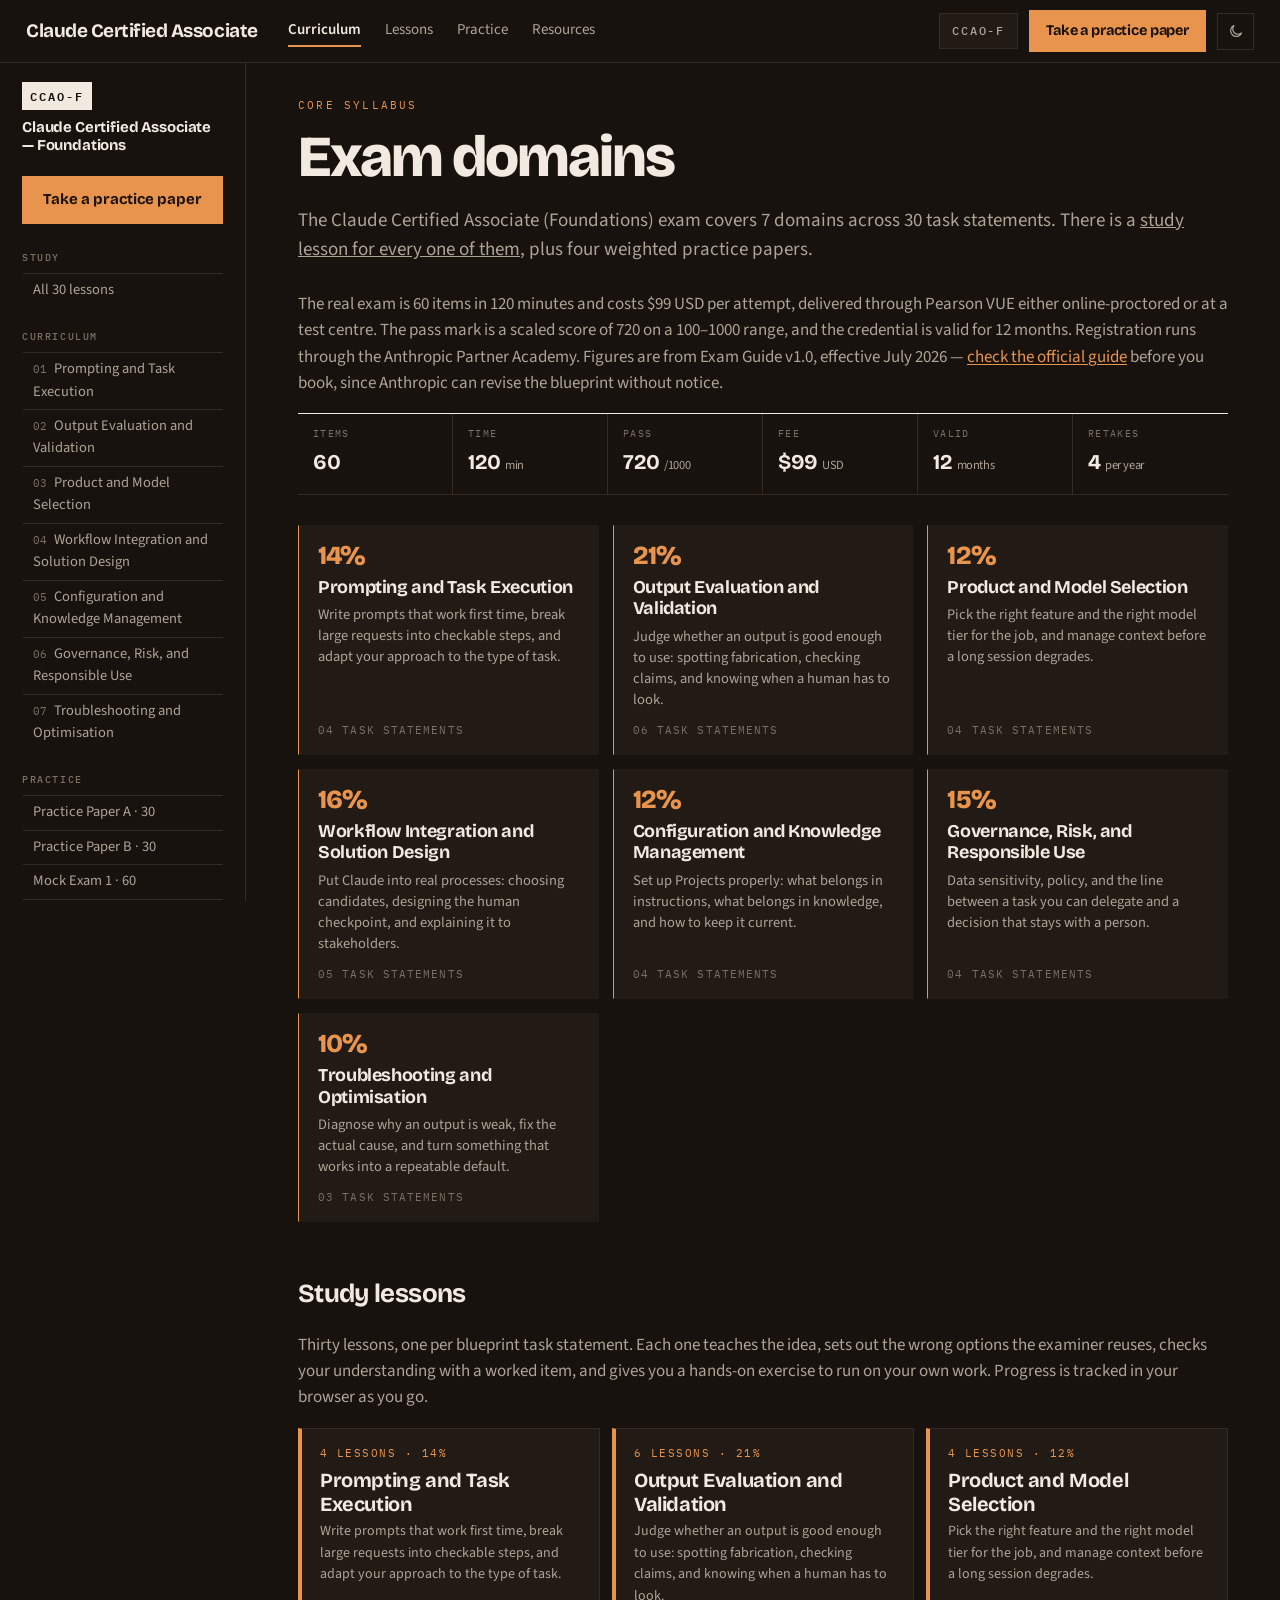
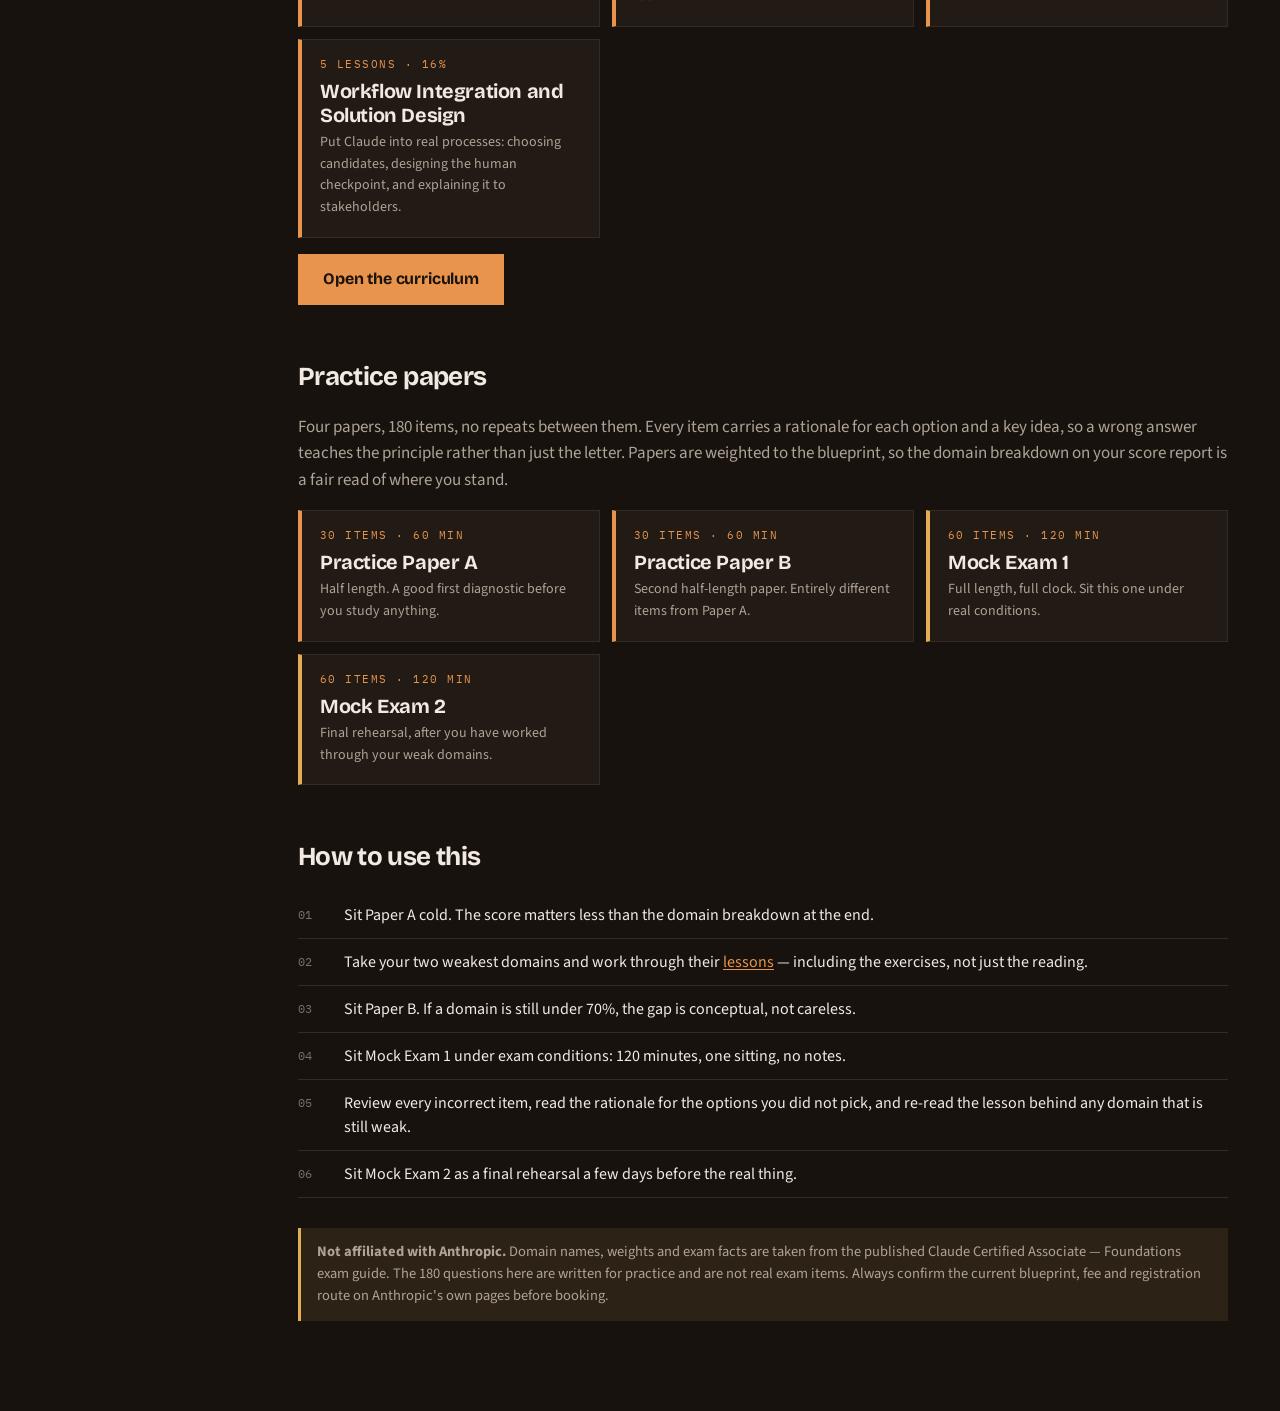
<file: index.html>
<!DOCTYPE html>
<html lang="en">
<head>
<meta charset="utf-8">
<meta name="viewport" content="width=device-width, initial-scale=1">
<script>(function(){try{var t=localStorage.getItem("ccaof.theme");if(t==="light")document.documentElement.setAttribute("data-theme","light");}catch(e){}})();</script>
<title>All Domains — CCAO-F Study Guide</title>
<link rel="preconnect" href="https://fonts.googleapis.com">
<link rel="preconnect" href="https://fonts.gstatic.com" crossorigin>
<link href="https://fonts.googleapis.com/css2?family=Bricolage+Grotesque:opsz,wght@12..96,500;12..96,700;12..96,800&family=IBM+Plex+Mono:wght@400;500;600&family=Source+Sans+3:ital,wght@0,400;0,600;0,700;1,400&display=swap" rel="stylesheet">
<link rel="stylesheet" href="assets/style.css">
</head>
<body>
<header class="topnav">
  <div class="topnav-in">
    <a class="wordmark" href="index.html">Claude Certified Associate</a>
    <nav class="topnav-links" aria-label="Primary">
      <a href="index.html">Curriculum</a>
      <a href="learn.html">Lessons</a>
      <a href="exam.html">Practice</a>
      <a href="resources.html">Resources</a>
    </nav>
    <div class="topnav-right">
      <span class="certbadge">CCAO-F</span>
      <a class="navcta" href="exam.html?paper=a30">Take a practice paper</a>
      <button class="themetoggle" id="themetoggle" type="button" aria-label="Switch to light theme">
        <svg class="i-sun" viewBox="0 0 24 24" aria-hidden="true"><circle cx="12" cy="12" r="4.2"/><path d="M12 2.4v2.4M12 19.2v2.4M4.6 4.6l1.7 1.7M17.7 17.7l1.7 1.7M2.4 12h2.4M19.2 12h2.4M4.6 19.4l1.7-1.7M17.7 6.3l1.7-1.7"/></svg>
        <svg class="i-moon" viewBox="0 0 24 24" aria-hidden="true"><path d="M20.5 14.6A8.6 8.6 0 1 1 9.4 3.5a7 7 0 0 0 11.1 11.1Z"/></svg>
      </button>
    </div>
  </div>
</header>
<div class="shell">
  <aside class="side">
    <a class="brand" href="index.html">
      <span class="code">CCAO-F</span>
      <span class="nm">Claude Certified Associate — Foundations</span>
    </a>
    <a class="side-cta" href="exam.html?paper=a30">Take a practice paper</a>

    <h3>Study</h3>
    <ul>
      <li><a class="nav" href="learn.html">All 30 lessons</a></li>
    </ul>
    <h3>Curriculum</h3>
    <ul id="side-domains"></ul>

    <h3>Practice</h3>
    <ul>
      <li><a class="nav" href="exam.html?paper=a30">Practice Paper A · 30</a></li>
      <li><a class="nav" href="exam.html?paper=b30">Practice Paper B · 30</a></li>
      <li><a class="nav" href="exam.html?paper=c60">Mock Exam 1 · 60</a></li>
      <li><a class="nav" href="exam.html?paper=d60">Mock Exam 2 · 60</a></li>
    </ul>

    <h3>Look up</h3>
    <ul>
      <li><a class="nav" href="resources.html">Learning resources</a></li>
      <li><a class="nav" href="resources.html#plan">Six-week study plan</a></li>
    </ul>

    <p class="foot">Independent study material. Not affiliated with, endorsed by, or sponsored by Anthropic.</p>
  </aside>

  <main class="main">
    <p class="eyebrow">Core syllabus</p>
    <h1>Exam domains</h1>
    <p class="lede">The Claude Certified Associate (Foundations) exam covers 7 domains across 30 task statements. There is a <a href="learn.html">study lesson for every one of them</a>, plus four weighted practice papers.</p>
    <p class="body">The real exam is 60 items in 120 minutes and costs $99 USD per attempt, delivered through Pearson VUE either online-proctored or at a test centre. The pass mark is a scaled score of 720 on a 100–1000 range, and the credential is valid for 12 months. Registration runs through the Anthropic Partner Academy. Figures are from Exam Guide v1.0, effective July 2026 — <a href="resources.html">check the official guide</a> before you book, since Anthropic can revise the blueprint without notice.</p>

    <dl class="facts">
      <div class="fact"><dt>Items</dt><dd>60</dd></div>
      <div class="fact"><dt>Time</dt><dd>120 <small>min</small></dd></div>
      <div class="fact"><dt>Pass</dt><dd>720 <small>/1000</small></dd></div>
      <div class="fact"><dt>Fee</dt><dd>$99 <small>USD</small></dd></div>
      <div class="fact"><dt>Valid</dt><dd>12 <small>months</small></dd></div>
      <div class="fact"><dt>Retakes</dt><dd>4 <small>per year</small></dd></div>
    </dl>

    <div class="dgrid" id="dgrid"></div>

    <h2 class="sec">Study lessons</h2>
    <p class="body">Thirty lessons, one per blueprint task statement. Each one teaches the idea, sets out the wrong options the examiner reuses, checks your understanding with a worked item, and gives you a hands-on exercise to run on your own work. Progress is tracked in your browser as you go.</p>
    <div class="pgrid" id="lpreview"></div>
    <p style="margin:16px 0 0"><a class="btn" href="learn.html">Open the curriculum</a></p>

    <h2 class="sec">Practice papers</h2>
    <p class="body">Four papers, 180 items, no repeats between them. Every item carries a rationale for each option and a key idea, so a wrong answer teaches the principle rather than just the letter. Papers are weighted to the blueprint, so the domain breakdown on your score report is a fair read of where you stand.</p>
    <div class="pgrid">
      <a class="pcard half" href="exam.html?paper=a30"><span class="k">30 items · 60 min</span><span class="t">Practice Paper A</span><p class="d">Half length. A good first diagnostic before you study anything.</p></a>
      <a class="pcard half" href="exam.html?paper=b30"><span class="k">30 items · 60 min</span><span class="t">Practice Paper B</span><p class="d">Second half-length paper. Entirely different items from Paper A.</p></a>
      <a class="pcard full" href="exam.html?paper=c60"><span class="k">60 items · 120 min</span><span class="t">Mock Exam 1</span><p class="d">Full length, full clock. Sit this one under real conditions.</p></a>
      <a class="pcard full" href="exam.html?paper=d60"><span class="k">60 items · 120 min</span><span class="t">Mock Exam 2</span><p class="d">Final rehearsal, after you have worked through your weak domains.</p></a>
    </div>

    <h2 class="sec">How to use this</h2>
    <ol class="objs">
      <li>Sit Paper A cold. The score matters less than the domain breakdown at the end.</li>
      <li>Take your two weakest domains and work through their <a href="learn.html">lessons</a> — including the exercises, not just the reading.</li>
      <li>Sit Paper B. If a domain is still under 70%, the gap is conceptual, not careless.</li>
      <li>Sit Mock Exam 1 under exam conditions: 120 minutes, one sitting, no notes.</li>
      <li>Review every incorrect item, read the rationale for the options you did not pick, and re-read the lesson behind any domain that is still weak.</li>
      <li>Sit Mock Exam 2 as a final rehearsal a few days before the real thing.</li>
    </ol>

    <p class="note"><b>Not affiliated with Anthropic.</b> Domain names, weights and exam facts are taken from the published Claude Certified Associate — Foundations exam guide. The 180 questions here are written for practice and are not real exam items. Always confirm the current blueprint, fee and registration route on Anthropic's own pages before booking.</p>
  </main>
</div>

<script src="assets/data.js"></script>
<script>
document.getElementById("side-domains").innerHTML = DOM_KEYS.map(function(k){
  return '<li><a class="nav" href="domain.html?d='+k+'"><span class="idx">'+DOMAINS[k].i+'</span>'+DOMAINS[k].n+'</a></li>';
}).join("");

document.getElementById("lpreview").innerHTML = DOM_KEYS.slice(0,4).map(function(k){
  var d = DOMAINS[k];
  return '<a class="pcard half" href="learn.html#'+k+'"><span class="k">'+d.o.length+' lessons · '+d.w+'%</span>'+
    '<span class="t">'+d.n+'</span><p class="d">'+d.d+'</p></a>';
}).join("");

document.getElementById("dgrid").innerHTML = DOM_KEYS.map(function(k){
  var d = DOMAINS[k];
  return '<a class="dcard" href="domain.html?d='+k+'">'+
    '<span class="w">'+d.w+'%</span>'+
    '<div class="t">'+d.n+'</div>'+
    '<p class="d">'+d.d+'</p>'+
    '<span class="m">'+String(d.o.length).padStart(2,"0")+' task statements</span></a>';
}).join("");
</script>
<script src="assets/nav.js"></script>
</body>
</html>
</file>
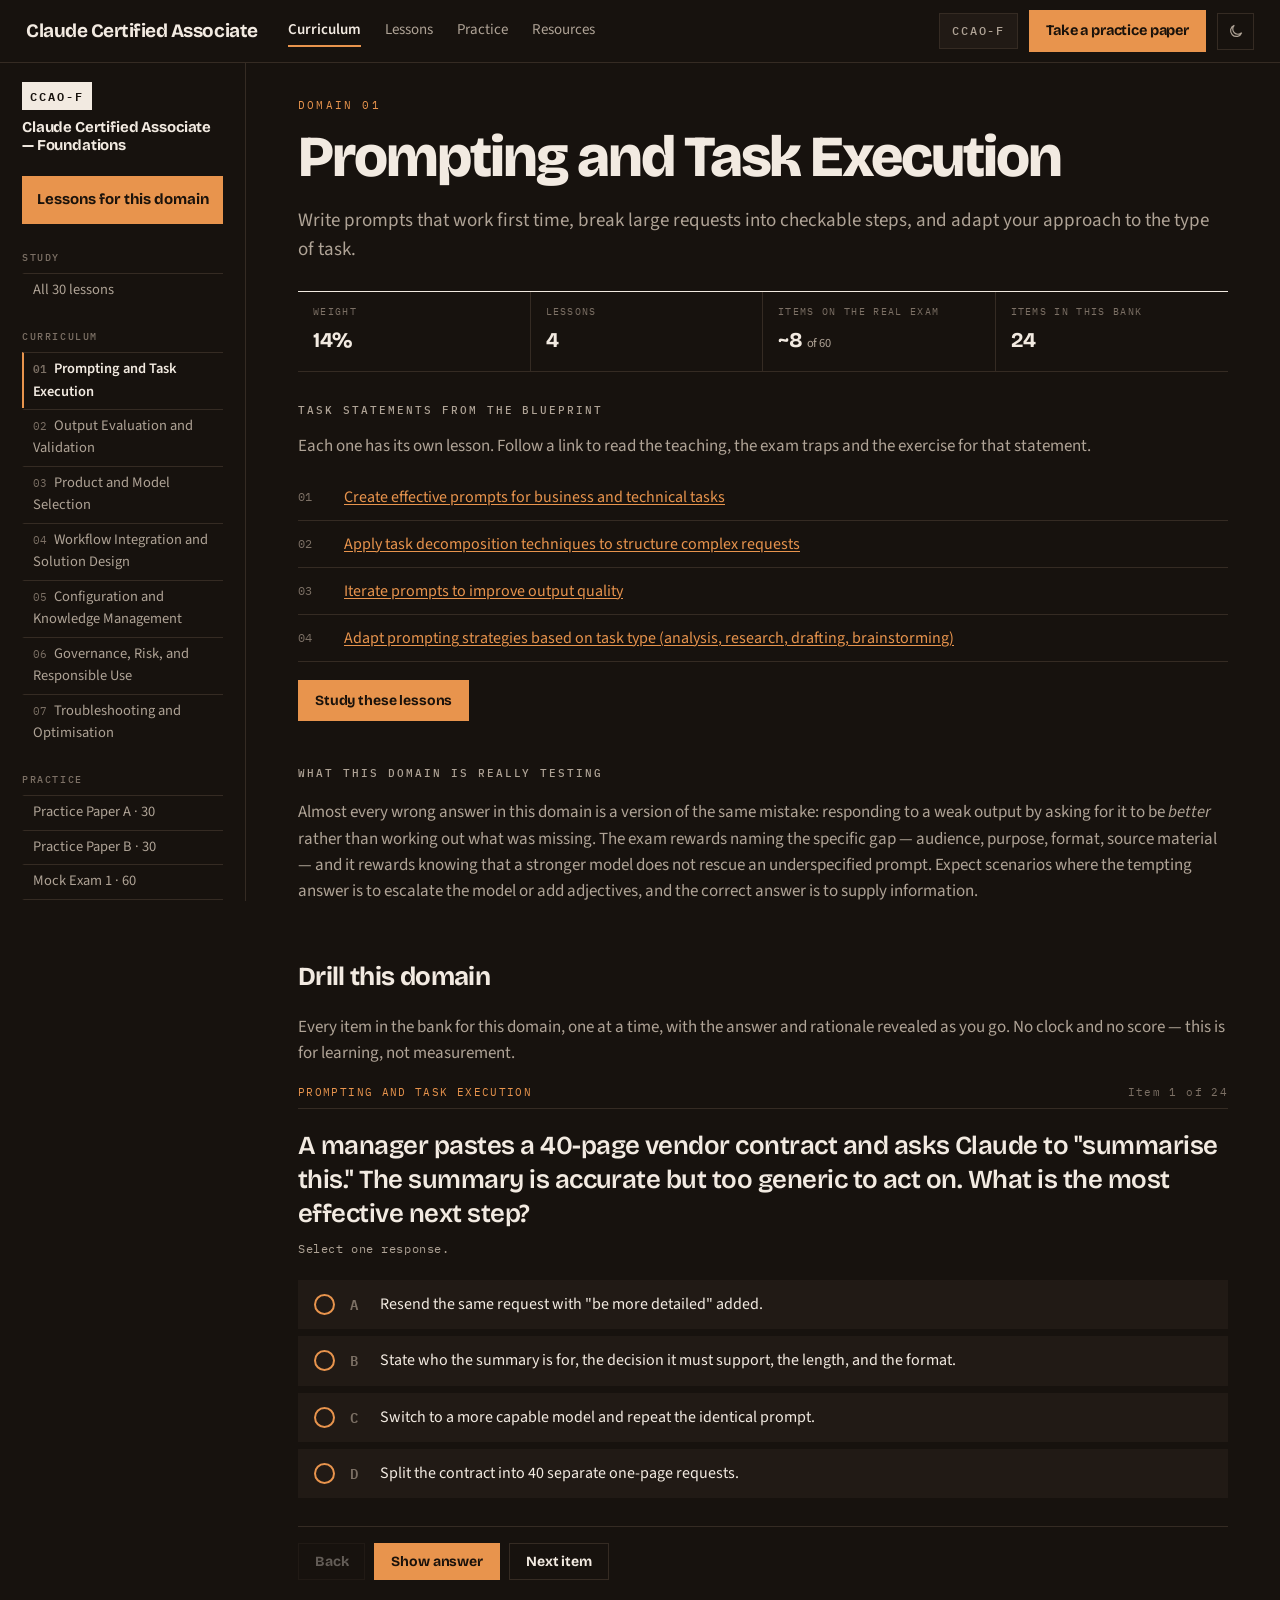
<file: domain.html>
<!DOCTYPE html>
<html lang="en">
<head>
<meta charset="utf-8">
<meta name="viewport" content="width=device-width, initial-scale=1">
<script>(function(){try{var t=localStorage.getItem("ccaof.theme");if(t==="light")document.documentElement.setAttribute("data-theme","light");}catch(e){}})();</script>
<title>Domain — CCAO-F Study Guide</title>
<link rel="preconnect" href="https://fonts.googleapis.com">
<link rel="preconnect" href="https://fonts.gstatic.com" crossorigin>
<link href="https://fonts.googleapis.com/css2?family=Bricolage+Grotesque:opsz,wght@12..96,500;12..96,700;12..96,800&family=IBM+Plex+Mono:wght@400;500;600&family=Source+Sans+3:ital,wght@0,400;0,600;0,700;1,400&display=swap" rel="stylesheet">
<link rel="stylesheet" href="assets/style.css">
</head>
<body>
<header class="topnav">
  <div class="topnav-in">
    <a class="wordmark" href="index.html">Claude Certified Associate</a>
    <nav class="topnav-links" aria-label="Primary">
      <a href="index.html">Curriculum</a>
      <a href="learn.html">Lessons</a>
      <a href="exam.html">Practice</a>
      <a href="resources.html">Resources</a>
    </nav>
    <div class="topnav-right">
      <span class="certbadge">CCAO-F</span>
      <a class="navcta" href="exam.html?paper=a30">Take a practice paper</a>
      <button class="themetoggle" id="themetoggle" type="button" aria-label="Switch to light theme">
        <svg class="i-sun" viewBox="0 0 24 24" aria-hidden="true"><circle cx="12" cy="12" r="4.2"/><path d="M12 2.4v2.4M12 19.2v2.4M4.6 4.6l1.7 1.7M17.7 17.7l1.7 1.7M2.4 12h2.4M19.2 12h2.4M4.6 19.4l1.7-1.7M17.7 6.3l1.7-1.7"/></svg>
        <svg class="i-moon" viewBox="0 0 24 24" aria-hidden="true"><path d="M20.5 14.6A8.6 8.6 0 1 1 9.4 3.5a7 7 0 0 0 11.1 11.1Z"/></svg>
      </button>
    </div>
  </div>
</header>
<div class="shell">
  <aside class="side">
    <a class="brand" href="index.html"><span class="code">CCAO-F</span><span class="nm">Claude Certified Associate — Foundations</span></a>
    <a class="side-cta" id="side-cta" href="learn.html">Lessons for this domain</a>
    <h3>Study</h3>
    <ul>
      <li><a class="nav" href="learn.html">All 30 lessons</a></li>
    </ul>
    <h3>Curriculum</h3>
    <ul id="side-domains"></ul>
    <h3>Practice</h3>
    <ul>
      <li><a class="nav" href="exam.html?paper=a30">Practice Paper A · 30</a></li>
      <li><a class="nav" href="exam.html?paper=b30">Practice Paper B · 30</a></li>
      <li><a class="nav" href="exam.html?paper=c60">Mock Exam 1 · 60</a></li>
      <li><a class="nav" href="exam.html?paper=d60">Mock Exam 2 · 60</a></li>
    </ul>
    <h3>Look up</h3>
    <ul><li><a class="nav" href="resources.html">Learning resources</a></li></ul>
    <p class="foot">Independent study material. Not affiliated with Anthropic.</p>
  </aside>

  <main class="main">
    <p class="eyebrow" id="crumb">Domain</p>
    <h1 id="dtitle">—</h1>
    <p class="lede" id="ddesc"></p>

    <dl class="facts">
      <div class="fact"><dt>Weight</dt><dd id="f-w">—</dd></div>
      <div class="fact"><dt>Lessons</dt><dd id="f-o">—</dd></div>
      <div class="fact"><dt>Items on the real exam</dt><dd id="f-e">—</dd></div>
      <div class="fact"><dt>Items in this bank</dt><dd id="f-b">—</dd></div>
    </dl>

    <h3 class="lab">Task statements from the blueprint</h3>
    <p class="body" style="margin:0 0 14px">Each one has its own lesson. Follow a link to read the teaching, the exam traps and the exercise for that statement.</p>
    <ul class="objs" id="objs"></ul>
    <p style="margin:18px 0 0"><a class="btn sm" id="dlearn" href="learn.html">Study these lessons</a></p>

    <h3 class="lab" style="margin-top:44px">What this domain is really testing</h3>
    <div id="notes"></div>

    <h2 class="sec">Drill this domain</h2>
    <p class="body">Every item in the bank for this domain, one at a time, with the answer and rationale revealed as you go. No clock and no score — this is for learning, not measurement.</p>
    <div id="drill"></div>
  </main>
</div>

<script src="assets/data.js"></script>
<script src="assets/bank-d1.js"></script>
<script src="assets/bank-d2.js"></script>
<script src="assets/bank-d3.js"></script>
<script src="assets/bank-d4.js"></script>
<script src="assets/bank-d5.js"></script>
<script src="assets/bank-d6.js"></script>
<script src="assets/bank-d7.js"></script>
<script>
var NOTES = {
 d1:"Almost every wrong answer in this domain is a version of the same mistake: responding to a weak output by asking for it to be <i>better</i> rather than working out what was missing. The exam rewards naming the specific gap — audience, purpose, format, source material — and it rewards knowing that a stronger model does not rescue an underspecified prompt. Expect scenarios where the tempting answer is to escalate the model or add adjectives, and the correct answer is to supply information.",
 d2:"The heaviest domain, and the one where careless reading costs most. Two ideas carry most of the items: confidence in an output tells you nothing about its accuracy, and omission is an accuracy failure just as much as a false statement. Watch for distractors that treat self-checking as verification, that treat plausibility as evidence, or that fix a problem with a disclaimer instead of a correction.",
 d3:"Selection questions are fit decisions, never rankings. The examiner is testing whether you can identify which of cost, speed and quality is actually binding for the described workload, and whether you know what a Project, research mode and an artifact are each for. Any answer of the form \"always use the most capable model\" is wrong by construction.",
 d4:"This domain is about designing the human checkpoint and the measurement, not about the technology. Strong answers name a control, a baseline or a success criterion. Weak answers either automate a consequential decision outright or refuse the whole idea. Expect at least one scenario where the correct response is that the process should be fixed before it is automated.",
 d5:"The distinction that carries this domain: instructions govern behaviour that must apply every time, knowledge supplies material to consult. Almost everything else follows — why superseded documents must be removed, why a bloated instruction set produces erratic results, and why a connector's scope and the Project's membership are one decision rather than two.",
 d6:"Test items here reward two habits: classifying the data before starting the task, and separating who drafts from who decides. Distractors commonly offer a fix that comes too late (delete the chat afterwards, add a disclaimer) or a fix that addresses the wrong thing (use a smaller model). The strongest general test is whether you would be willing to explain the use to the people it affects.",
 d7:"Diagnosis before correction. The expected order is input, then prompt, then task fit — cheapest and most likely first. The other half of the domain is optimisation: turning a fix into a shared default, removing a step rather than speeding it up, and measuring the same thing before and after so you know whether anything improved."
};

var params = new URLSearchParams(location.search);
var k = params.get("d");
if(!DOMAINS[k]) k = "d1";
var d = DOMAINS[k];

document.getElementById("side-domains").innerHTML = DOM_KEYS.map(function(x){
  return '<li><a class="nav '+(x===k?"on":"")+'" href="domain.html?d='+x+'"><span class="idx">'+DOMAINS[x].i+'</span>'+DOMAINS[x].n+'</a></li>';
}).join("");

document.title = d.n + " — CCAO-F";
document.getElementById("crumb").textContent = "Domain " + d.i;
document.getElementById("dtitle").textContent = d.n;
document.getElementById("ddesc").textContent = d.d;
document.getElementById("f-w").innerHTML = d.w + "%";
document.getElementById("f-o").innerHTML = d.o.length;
document.getElementById("f-e").innerHTML = "~" + Math.round(d.w/100*60) + " <small>of 60</small>";
document.getElementById("f-b").innerHTML = (BANK[k]||[]).length;
var dnum = DOM_KEYS.indexOf(k) + 1;
document.getElementById("objs").innerHTML = d.o.map(function(o,i){
  return '<li><span><a href="lesson.html?t='+dnum+'.'+(i+1)+'" style="color:var(--dropout)">'+o+'</a></span></li>';
}).join("");
document.getElementById("dlearn").href = "learn.html#" + k;
document.getElementById("side-cta").href = "learn.html#" + k;
document.getElementById("notes").innerHTML = '<p class="body">' + NOTES[k] + '</p>';

/* ---- drill ---- */
var pool = BANK[k] || [];
var at = 0, revealed = false, picked = [];

function draw(){
  var q = pool[at];
  if(!q){ document.getElementById("drill").innerHTML = "<p class='body'>No items available.</p>"; return; }
  var opts = q.o.map(function(o,i){
    var chosen = picked.indexOf(i) > -1;
    if(revealed){
      var cls = "rev-opt" + (o.c ? " is-correct" : (chosen ? " is-chosen-wrong" : ""));
      return '<div class="'+cls+'"><b>'+"ABCDE"[i]+'</b><span>'+o.t+
        ' <span class="rev-tag">'+(o.c?"✓":(chosen?"✗":""))+'</span><span class="rev-why">'+o.w+'</span></span></div>';
    }
    return '<li class="opt '+(chosen?"picked":"")+'"><button data-pick="'+i+'">'+
      '<span class="bubble"></span><span class="opt-letter">'+"ABCDE"[i]+'</span><span>'+o.t+'</span></button></li>';
  }).join("");

  document.getElementById("drill").innerHTML =
    '<div class="q-head"><span class="q-domain">'+d.n+'</span><span class="q-num">Item '+(at+1)+' of '+pool.length+'</span></div>'+
    '<h2 class="q-text">'+q.q+'</h2>'+
    '<p class="q-instruct'+(q.pick>1?" multi":"")+'">'+(q.pick===1?"Select one response.":"Select "+q.pick+" responses.")+'</p>'+
    (revealed ? '<div style="max-width:72ch;margin-bottom:14px">'+opts+'</div><p class="rev-key"><b>Key idea.</b> '+q.key+'</p>'
              : '<ul class="opts">'+opts+'</ul>')+
    '<div class="nav" style="margin-top:20px">'+
      '<button class="btn ghost sm" id="d-prev" '+(at===0?"disabled":"")+'>Back</button>'+
      '<button class="btn sm" id="d-reveal">'+(revealed?"Hide answer":"Show answer")+'</button>'+
      '<button class="btn ghost sm" id="d-next" '+(at===pool.length-1?"disabled":"")+'>Next item</button>'+
    '</div>';

  var dr = document.getElementById("drill");
  dr.querySelectorAll("[data-pick]").forEach(function(b){
    b.onclick = function(){
      var i = +b.dataset.pick, at2 = picked.indexOf(i);
      if(q.pick === 1){ picked = (picked[0]===i) ? [] : [i]; }
      else if(at2 > -1){ picked.splice(at2,1); }
      else if(picked.length < q.pick){ picked.push(i); }
      else { picked.shift(); picked.push(i); }
      draw();
    };
  });
  document.getElementById("d-reveal").onclick = function(){ revealed = !revealed; draw(); };
  document.getElementById("d-prev").onclick = function(){ if(at>0){at--;revealed=false;picked=[];draw();} };
  document.getElementById("d-next").onclick = function(){ if(at<pool.length-1){at++;revealed=false;picked=[];draw();} };
}
draw();
</script>
<script src="assets/nav.js"></script>
</body>
</html>
</file>
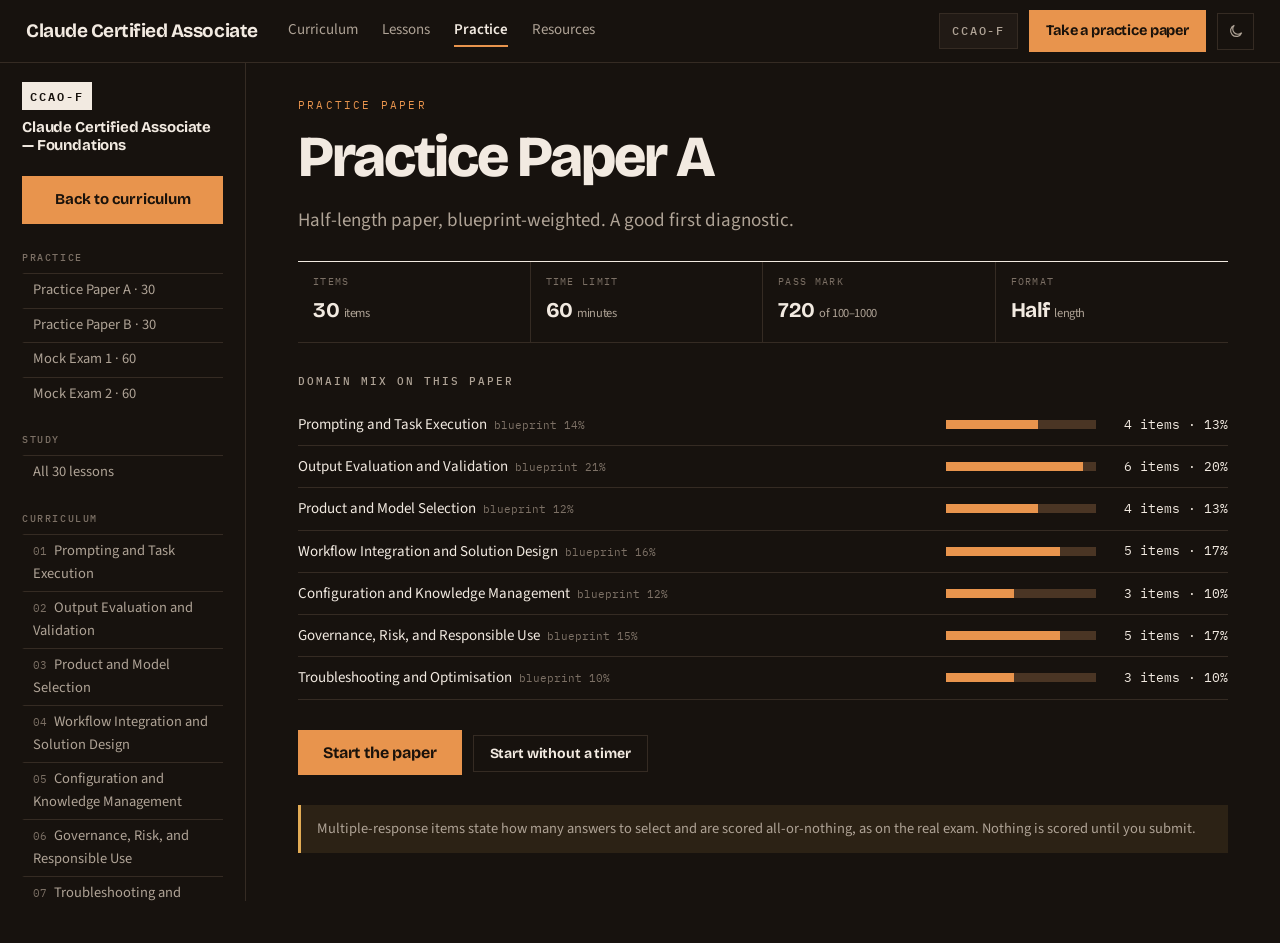
<file: exam.html>
<!DOCTYPE html>
<html lang="en">
<head>
<meta charset="utf-8">
<meta name="viewport" content="width=device-width, initial-scale=1">
<script>(function(){try{var t=localStorage.getItem("ccaof.theme");if(t==="light")document.documentElement.setAttribute("data-theme","light");}catch(e){}})();</script>
<title>Practice paper — CCAO-F</title>
<link rel="preconnect" href="https://fonts.googleapis.com">
<link rel="preconnect" href="https://fonts.gstatic.com" crossorigin>
<link href="https://fonts.googleapis.com/css2?family=Bricolage+Grotesque:opsz,wght@12..96,500;12..96,700;12..96,800&family=IBM+Plex+Mono:wght@400;500;600&family=Source+Sans+3:ital,wght@0,400;0,600;0,700;1,400&display=swap" rel="stylesheet">
<link rel="stylesheet" href="assets/style.css">
</head>
<body>
<header class="topnav">
  <div class="topnav-in">
    <a class="wordmark" href="index.html">Claude Certified Associate</a>
    <nav class="topnav-links" aria-label="Primary">
      <a href="index.html">Curriculum</a>
      <a href="learn.html">Lessons</a>
      <a href="exam.html">Practice</a>
      <a href="resources.html">Resources</a>
    </nav>
    <div class="topnav-right">
      <span class="certbadge">CCAO-F</span>
      <a class="navcta" href="exam.html?paper=a30">Take a practice paper</a>
      <button class="themetoggle" id="themetoggle" type="button" aria-label="Switch to light theme">
        <svg class="i-sun" viewBox="0 0 24 24" aria-hidden="true"><circle cx="12" cy="12" r="4.2"/><path d="M12 2.4v2.4M12 19.2v2.4M4.6 4.6l1.7 1.7M17.7 17.7l1.7 1.7M2.4 12h2.4M19.2 12h2.4M4.6 19.4l1.7-1.7M17.7 6.3l1.7-1.7"/></svg>
        <svg class="i-moon" viewBox="0 0 24 24" aria-hidden="true"><path d="M20.5 14.6A8.6 8.6 0 1 1 9.4 3.5a7 7 0 0 0 11.1 11.1Z"/></svg>
      </button>
    </div>
  </div>
</header>
<div class="shell">
  <aside class="side">
    <a class="brand" href="index.html"><span class="code">CCAO-F</span><span class="nm">Claude Certified Associate — Foundations</span></a>
    <a class="side-cta" href="index.html">Back to curriculum</a>
    <h3>Practice</h3>
    <ul>
      <li><a class="nav" href="exam.html?paper=a30">Practice Paper A · 30</a></li>
      <li><a class="nav" href="exam.html?paper=b30">Practice Paper B · 30</a></li>
      <li><a class="nav" href="exam.html?paper=c60">Mock Exam 1 · 60</a></li>
      <li><a class="nav" href="exam.html?paper=d60">Mock Exam 2 · 60</a></li>
    </ul>
    <h3>Study</h3>
    <ul>
      <li><a class="nav" href="learn.html">All 30 lessons</a></li>
    </ul>
    <h3>Curriculum</h3>
    <ul id="side-domains"></ul>
    <h3>Look up</h3>
    <ul><li><a class="nav" href="resources.html">Learning resources</a></li></ul>
    <p class="foot">Independent study material. Not affiliated with Anthropic.</p>
  </aside>

  <main class="main">

    <!-- INTRO -->
    <section id="screen-intro">
      <p class="eyebrow">Practice paper</p>
      <h1 id="intro-name">—</h1>
      <p class="lede" id="intro-blurb"></p>
      <dl class="facts">
        <div class="fact"><dt>Items</dt><dd id="f-items">—</dd></div>
        <div class="fact"><dt>Time limit</dt><dd id="f-time">—</dd></div>
        <div class="fact"><dt>Pass mark</dt><dd id="f-pass">—</dd></div>
        <div class="fact"><dt>Format</dt><dd id="f-type">—</dd></div>
      </dl>
      <h3 class="lab">Domain mix on this paper</h3>
      <div id="intro-mix" style="margin-bottom:30px"></div>
      <button class="btn" id="begin">Start the paper</button>
      <button class="btn ghost sm" id="begin-untimed" style="margin-left:8px">Start without a timer</button>
      <p class="note">Multiple-response items state how many answers to select and are scored all-or-nothing, as on the real exam. Nothing is scored until you submit.</p>
    </section>

    <!-- EXAM -->
    <section id="screen-exam" class="hidden">
      <div class="exhead">
        <span class="q-domain">In progress</span>
        <div class="hud">
          <div><span class="lab">Answered</span><b id="hud-count">0/0</b></div>
          <div id="hud-timer-wrap"><span class="lab">Time left</span><b id="hud-timer">—</b></div>
        </div>
      </div>
      <div class="exam">
        <aside class="rail">
          <div class="rail-lab">Answer sheet</div>
          <div class="rail-grid" id="rail"></div>
        </aside>
        <div class="stage">
          <div class="q-head">
            <span class="q-domain" id="q-domain"></span>
            <span class="q-num" id="q-num"></span>
          </div>
          <h2 class="q-text" id="q-text"></h2>
          <p class="q-instruct" id="q-instruct"></p>
          <ul class="opts" id="opts"></ul>
          <div class="nav">
            <button class="btn ghost sm" id="prev">Back</button>
            <button class="btn sm" id="next">Next</button>
            <button class="flagbtn" id="flag">Flag for review</button>
            <span class="spacer"></span>
            <button class="btn ghost sm" id="toreview">Review &amp; finish</button>
          </div>
        </div>
      </div>
    </section>

    <!-- PRE-SUBMIT REVIEW -->
    <section id="screen-review" class="hidden">
      <p class="eyebrow" id="rev-meta"></p>
      <h1>Review before you submit</h1>
      <p class="lede" id="rev-lede"></p>
      <ul class="summary-list" id="rev-list"></ul>
      <button class="btn" id="submit">Submit and score</button>
      <button class="btn ghost sm" id="backtoexam" style="margin-left:8px">Keep working</button>
    </section>

    <!-- SCORE REPORT -->
    <section id="screen-report" class="hidden">
      <p class="eyebrow">Score report · practice result, not an official score</p>
      <div id="verdict-slot"></div>
      <h1 id="report-head"></h1>
      <div class="scalewrap">
        <p class="bigscore"><span id="scaled">—</span><small id="rawline"></small></p>
        <div class="scale">
          <i id="scalefill" style="width:0%"></i>
          <div class="cut" style="left:68.9%"><span>720 PASS</span></div>
        </div>
        <div class="scale-ends"><span>100</span><span>1000</span></div>
      </div>
      <h3 class="lab">Percent correct by domain</h3>
      <div id="domreport"></div>
      <p class="note" id="next-step"></p>
      <div class="rev">
        <h3 class="lab">Every item, with reasoning</h3>
        <div id="fullreview"></div>
      </div>
      <button class="btn" id="retake" style="margin-top:32px">Retake this paper</button>
      <a class="btn ghost sm" href="index.html" style="margin-left:8px">Back to curriculum</a>
    </section>

  </main>
</div>

<script src="assets/data.js"></script>
<script src="assets/bank-d1.js"></script>
<script src="assets/bank-d2.js"></script>
<script src="assets/bank-d3.js"></script>
<script src="assets/bank-d4.js"></script>
<script src="assets/bank-d5.js"></script>
<script src="assets/bank-d6.js"></script>
<script src="assets/bank-d7.js"></script>
<script>
document.getElementById("side-domains").innerHTML = DOM_KEYS.map(function(k){
  return '<li><a class="nav" href="domain.html?d='+k+'"><span class="idx">'+DOMAINS[k].i+'</span>'+DOMAINS[k].n+'</a></li>';
}).join("");
</script>
<script src="assets/exam.js"></script>
<script src="assets/nav.js"></script>
</body>
</html>
</file>
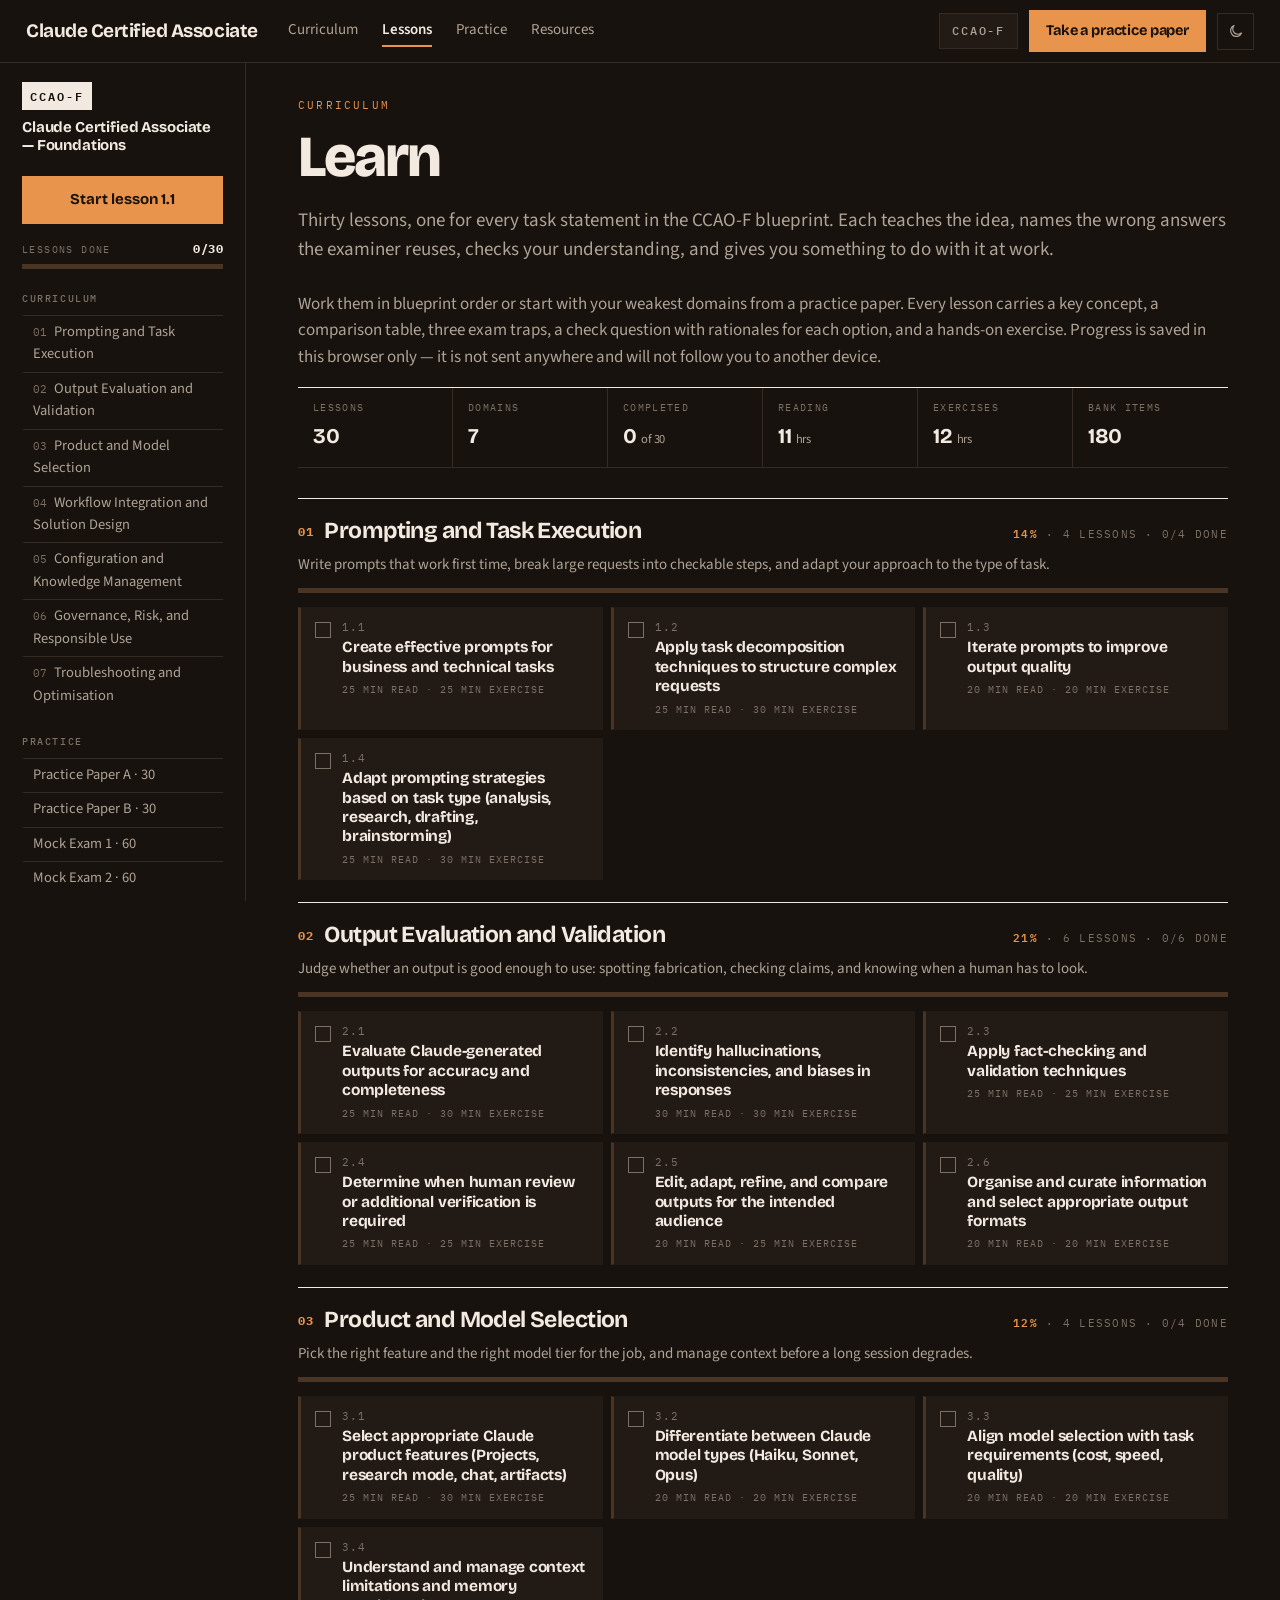
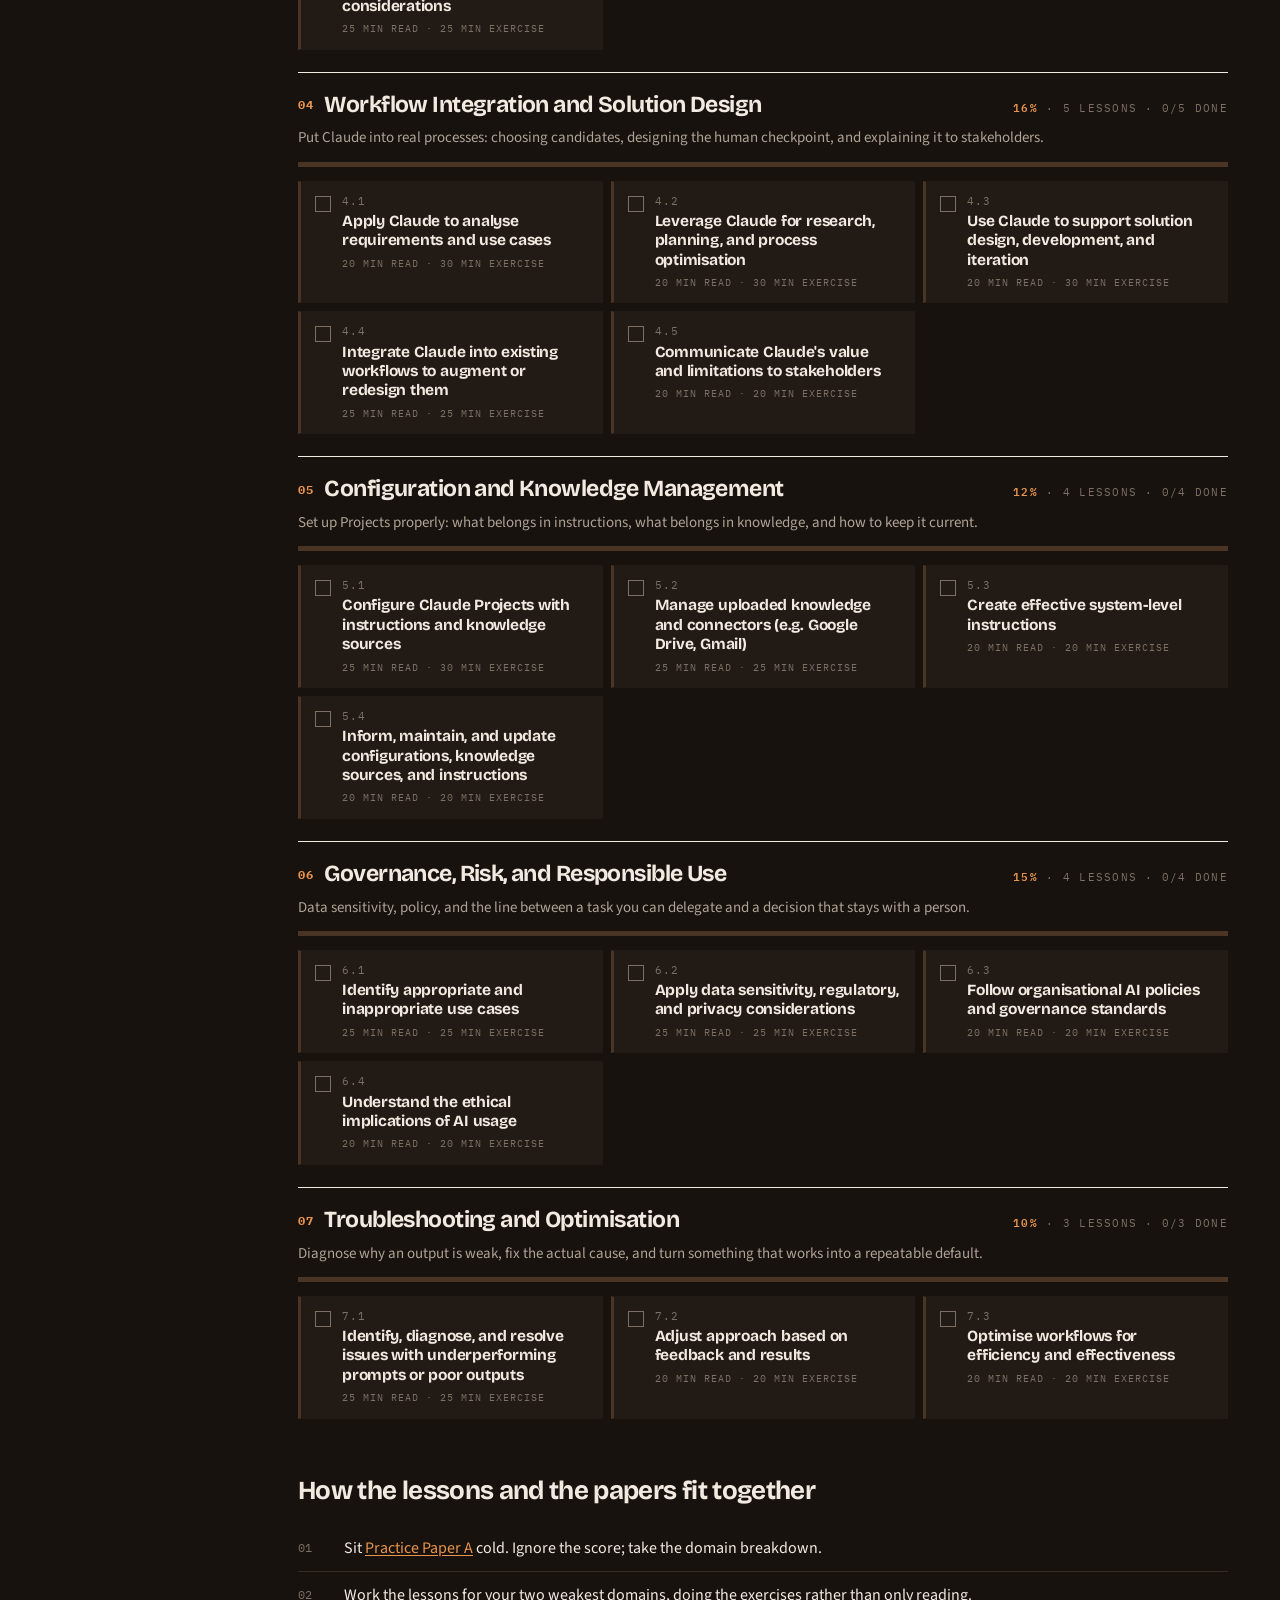
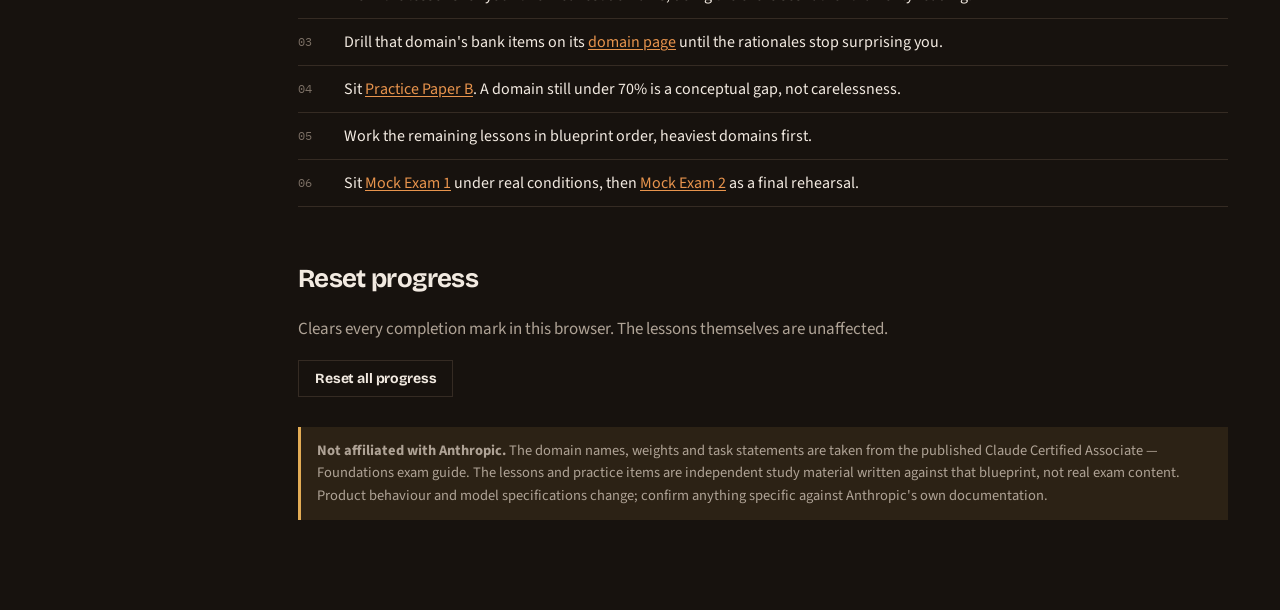
<file: learn.html>
<!DOCTYPE html>
<html lang="en">
<head>
<meta charset="utf-8">
<meta name="viewport" content="width=device-width, initial-scale=1">
<script>(function(){try{var t=localStorage.getItem("ccaof.theme");if(t==="light")document.documentElement.setAttribute("data-theme","light");}catch(e){}})();</script>
<title>Learn — CCAO-F Study Guide</title>
<link rel="preconnect" href="https://fonts.googleapis.com">
<link rel="preconnect" href="https://fonts.gstatic.com" crossorigin>
<link href="https://fonts.googleapis.com/css2?family=Bricolage+Grotesque:opsz,wght@12..96,500;12..96,700;12..96,800&family=IBM+Plex+Mono:wght@400;500;600&family=Source+Sans+3:ital,wght@0,400;0,600;0,700;1,400&display=swap" rel="stylesheet">
<link rel="stylesheet" href="assets/style.css">
</head>
<body>
<header class="topnav">
  <div class="topnav-in">
    <a class="wordmark" href="index.html">Claude Certified Associate</a>
    <nav class="topnav-links" aria-label="Primary">
      <a href="index.html">Curriculum</a>
      <a href="learn.html">Lessons</a>
      <a href="exam.html">Practice</a>
      <a href="resources.html">Resources</a>
    </nav>
    <div class="topnav-right">
      <span class="certbadge">CCAO-F</span>
      <a class="navcta" href="exam.html?paper=a30">Take a practice paper</a>
      <button class="themetoggle" id="themetoggle" type="button" aria-label="Switch to light theme">
        <svg class="i-sun" viewBox="0 0 24 24" aria-hidden="true"><circle cx="12" cy="12" r="4.2"/><path d="M12 2.4v2.4M12 19.2v2.4M4.6 4.6l1.7 1.7M17.7 17.7l1.7 1.7M2.4 12h2.4M19.2 12h2.4M4.6 19.4l1.7-1.7M17.7 6.3l1.7-1.7"/></svg>
        <svg class="i-moon" viewBox="0 0 24 24" aria-hidden="true"><path d="M20.5 14.6A8.6 8.6 0 1 1 9.4 3.5a7 7 0 0 0 11.1 11.1Z"/></svg>
      </button>
    </div>
  </div>
</header>
<div class="shell">
  <aside class="side">
    <a class="brand" href="index.html"><span class="code">CCAO-F</span><span class="nm">Claude Certified Associate — Foundations</span></a>
    <a class="side-cta" id="resume-cta" href="lesson.html?t=1.1">Start lesson 1.1</a>
    <div id="side-progress"></div>
    <h3>Curriculum</h3>
    <ul id="side-domains"></ul>
    <h3>Practice</h3>
    <ul>
      <li><a class="nav" href="exam.html?paper=a30">Practice Paper A · 30</a></li>
      <li><a class="nav" href="exam.html?paper=b30">Practice Paper B · 30</a></li>
      <li><a class="nav" href="exam.html?paper=c60">Mock Exam 1 · 60</a></li>
      <li><a class="nav" href="exam.html?paper=d60">Mock Exam 2 · 60</a></li>
    </ul>
    <h3>Look up</h3>
    <ul><li><a class="nav" href="resources.html">Learning resources</a></li></ul>
    <p class="foot">Independent study material. Not affiliated with Anthropic.</p>
  </aside>

  <main class="main">
    <p class="eyebrow">Curriculum</p>
    <h1>Learn</h1>
    <p class="lede">Thirty lessons, one for every task statement in the CCAO-F blueprint. Each teaches the idea, names the wrong answers the examiner reuses, checks your understanding, and gives you something to do with it at work.</p>
    <p class="body">Work them in blueprint order or start with your weakest domains from a practice paper. Every lesson carries a key concept, a comparison table, three exam traps, a check question with rationales for each option, and a hands-on exercise. Progress is saved in this browser only — it is not sent anywhere and will not follow you to another device.</p>

    <dl class="facts">
      <div class="fact"><dt>Lessons</dt><dd>30</dd></div>
      <div class="fact"><dt>Domains</dt><dd>7</dd></div>
      <div class="fact"><dt>Completed</dt><dd id="f-done">—</dd></div>
      <div class="fact"><dt>Reading</dt><dd id="f-read">—</dd></div>
      <div class="fact"><dt>Exercises</dt><dd id="f-exm">—</dd></div>
      <div class="fact"><dt>Bank items</dt><dd id="f-bank">—</dd></div>
    </dl>

    <div class="lgrid" id="lgrid"></div>

    <h2 class="sec">How the lessons and the papers fit together</h2>
    <ol class="objs">
      <li>Sit <a href="exam.html?paper=a30">Practice Paper A</a> cold. Ignore the score; take the domain breakdown.</li>
      <li>Work the lessons for your two weakest domains, doing the exercises rather than only reading.</li>
      <li>Drill that domain's bank items on its <a href="index.html">domain page</a> until the rationales stop surprising you.</li>
      <li>Sit <a href="exam.html?paper=b30">Practice Paper B</a>. A domain still under 70% is a conceptual gap, not carelessness.</li>
      <li>Work the remaining lessons in blueprint order, heaviest domains first.</li>
      <li>Sit <a href="exam.html?paper=c60">Mock Exam 1</a> under real conditions, then <a href="exam.html?paper=d60">Mock Exam 2</a> as a final rehearsal.</li>
    </ol>

    <h2 class="sec">Reset progress</h2>
    <p class="body">Clears every completion mark in this browser. The lessons themselves are unaffected.</p>
    <button class="btn ghost sm" id="reset">Reset all progress</button>

    <p class="note"><b>Not affiliated with Anthropic.</b> The domain names, weights and task statements are taken from the published Claude Certified Associate — Foundations exam guide. The lessons and practice items are independent study material written against that blueprint, not real exam content. Product behaviour and model specifications change; confirm anything specific against Anthropic's own documentation.</p>
  </main>
</div>

<script src="assets/data.js"></script>
<script src="assets/curriculum.js"></script>
<script src="assets/lessons-d1.js"></script>
<script src="assets/lessons-d2.js"></script>
<script src="assets/lessons-d3.js"></script>
<script src="assets/lessons-d4.js"></script>
<script src="assets/lessons-d5.js"></script>
<script src="assets/lessons-d6.js"></script>
<script src="assets/lessons-d7.js"></script>
<script src="assets/bank-d1.js"></script>
<script src="assets/bank-d2.js"></script>
<script src="assets/bank-d3.js"></script>
<script src="assets/bank-d4.js"></script>
<script src="assets/bank-d5.js"></script>
<script src="assets/bank-d6.js"></script>
<script src="assets/bank-d7.js"></script>
<script src="assets/learn.js"></script>
<script>
function totalMins(f){ return TASK_KEYS.reduce(function(a,n){ return a + f(LESSONS[n]); }, 0); }

function paint() {
  var g = progressFor(), prog = progressRead();

  document.getElementById("f-done").innerHTML = g.done + " <small>of 30</small>";
  document.getElementById("f-read").innerHTML = Math.round(totalMins(function(L){return L.mins;}) / 60) + " <small>hrs</small>";
  document.getElementById("f-exm").innerHTML = Math.round(totalMins(function(L){return L.ex.mins;}) / 60) + " <small>hrs</small>";
  document.getElementById("f-bank").innerHTML = DOM_KEYS.reduce(function(a,k){ return a + (BANK[k]||[]).length; }, 0);

  document.getElementById("lgrid").innerHTML = DOM_KEYS.map(function (k) {
    var d = DOMAINS[k], p = progressFor(k), tasks = domainTasks(k);
    return '<section class="lblock" id="' + k + '">' +
      '<div class="lblock-head">' +
        '<h2><span class="ix">' + d.i + '</span>' + d.n + '</h2>' +
        '<span class="lblock-meta"><b>' + d.w + '%</b> · ' + tasks.length + ' lessons · ' + p.done + '/' + p.total + ' done</span>' +
      '</div>' +
      '<p class="lblock-desc">' + d.d + '</p>' +
      '<div class="lblock-bar"><i style="width:' + p.pct + '%"></i></div>' +
      '<div class="mods">' + tasks.map(function (n) {
        var L = LESSONS[n], done = prog[n] === true;
        return '<a class="mod ' + (done ? "done" : "") + '" href="lesson.html?t=' + n + '">' +
          '<span class="box">✓</span>' +
          '<span><span class="tn">' + n + '</span>' +
          '<span class="tt">' + taskTitle(n) + '</span>' +
          '<span class="tm">' + L.mins + ' min read · ' + L.ex.mins + ' min exercise</span></span></a>';
      }).join("") + '</div>' +
    '</section>';
  }).join("");

  /* resume at the first incomplete lesson */
  var nextUp = TASK_KEYS.find(function (n) { return !prog[n]; });
  var cta = document.getElementById("resume-cta");
  if (nextUp) {
    cta.href = "lesson.html?t=" + nextUp;
    cta.textContent = (g.done ? "Resume at " : "Start lesson ") + nextUp;
  } else {
    cta.href = "exam.html?paper=c60";
    cta.textContent = "All 30 done — sit Mock 1";
  }

  renderLearnSide(null);
}

document.getElementById("reset").onclick = function () {
  if (confirm("Clear all 30 completion marks in this browser?")) { progressReset(); paint(); }
};

paint();
if (location.hash) {
  var el = document.querySelector(location.hash);
  if (el) el.scrollIntoView();
}
</script>
<script src="assets/nav.js"></script>
</body>
</html>
</file>
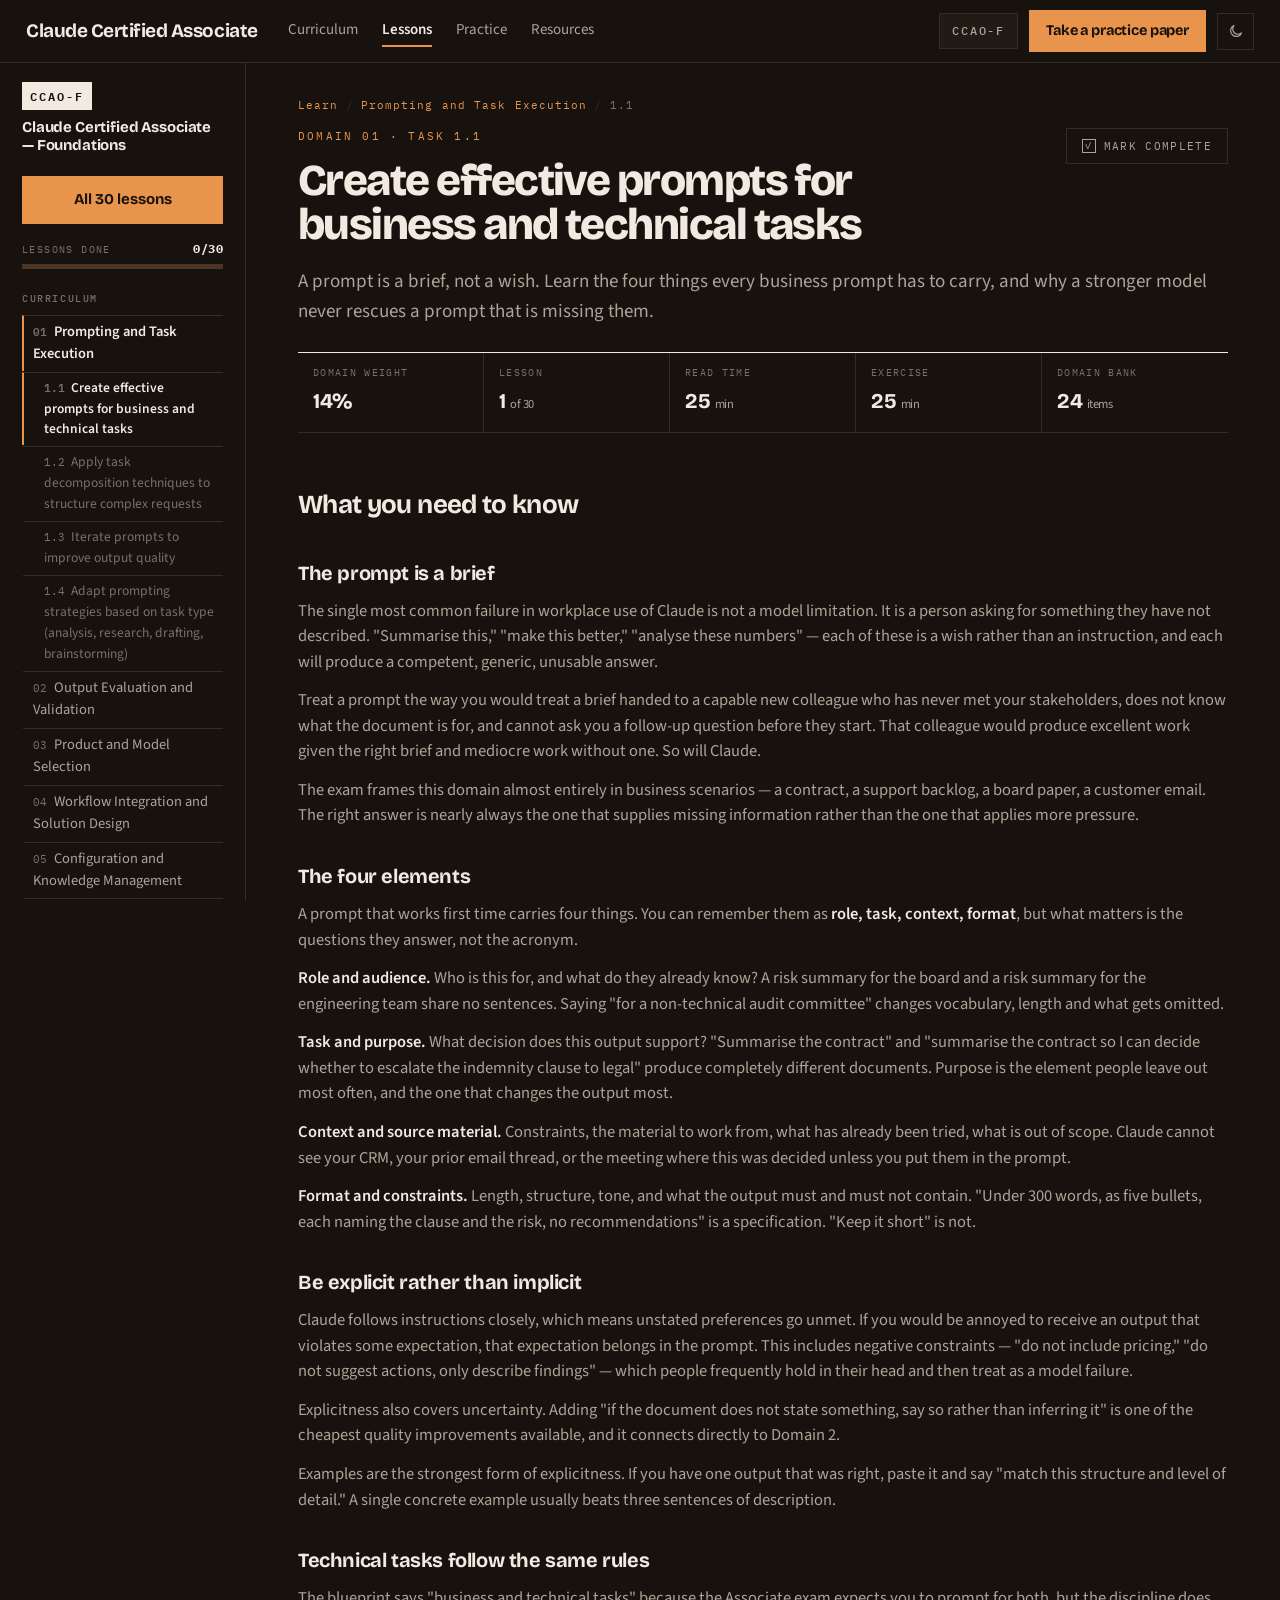
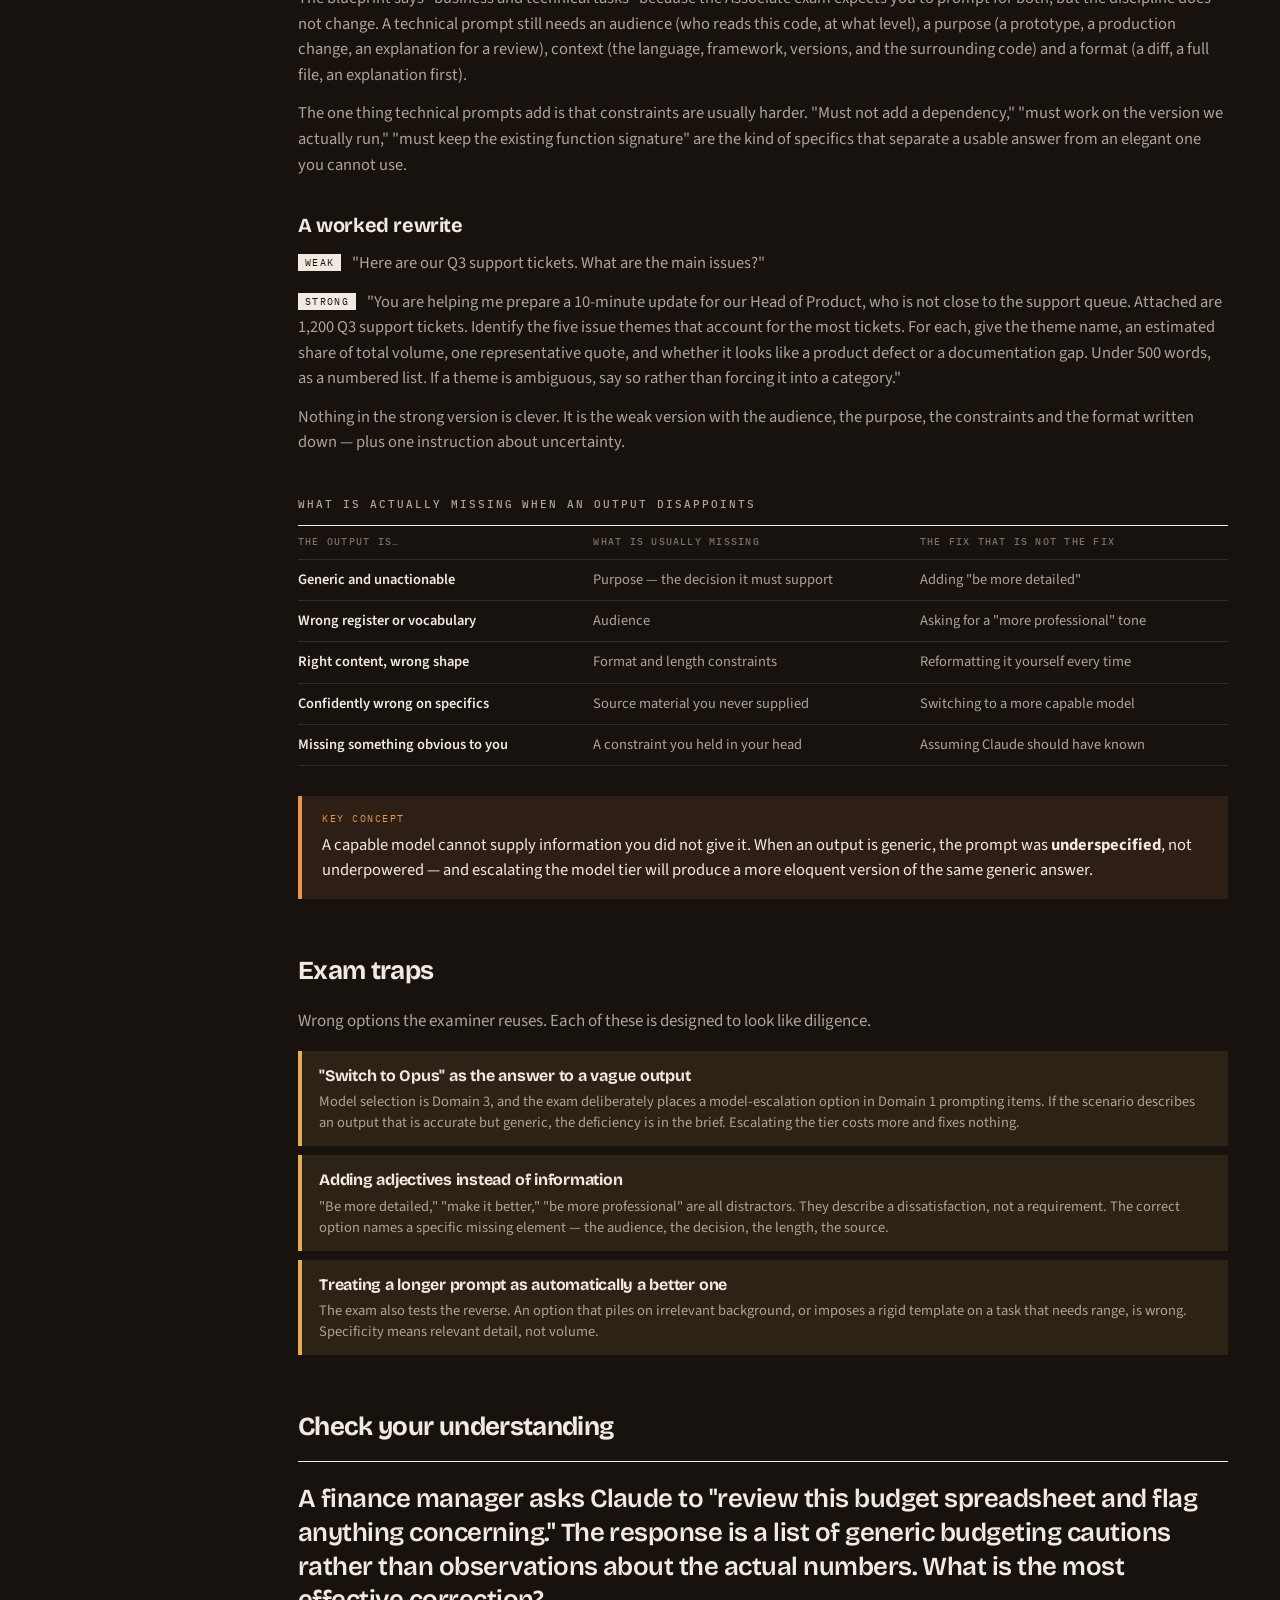
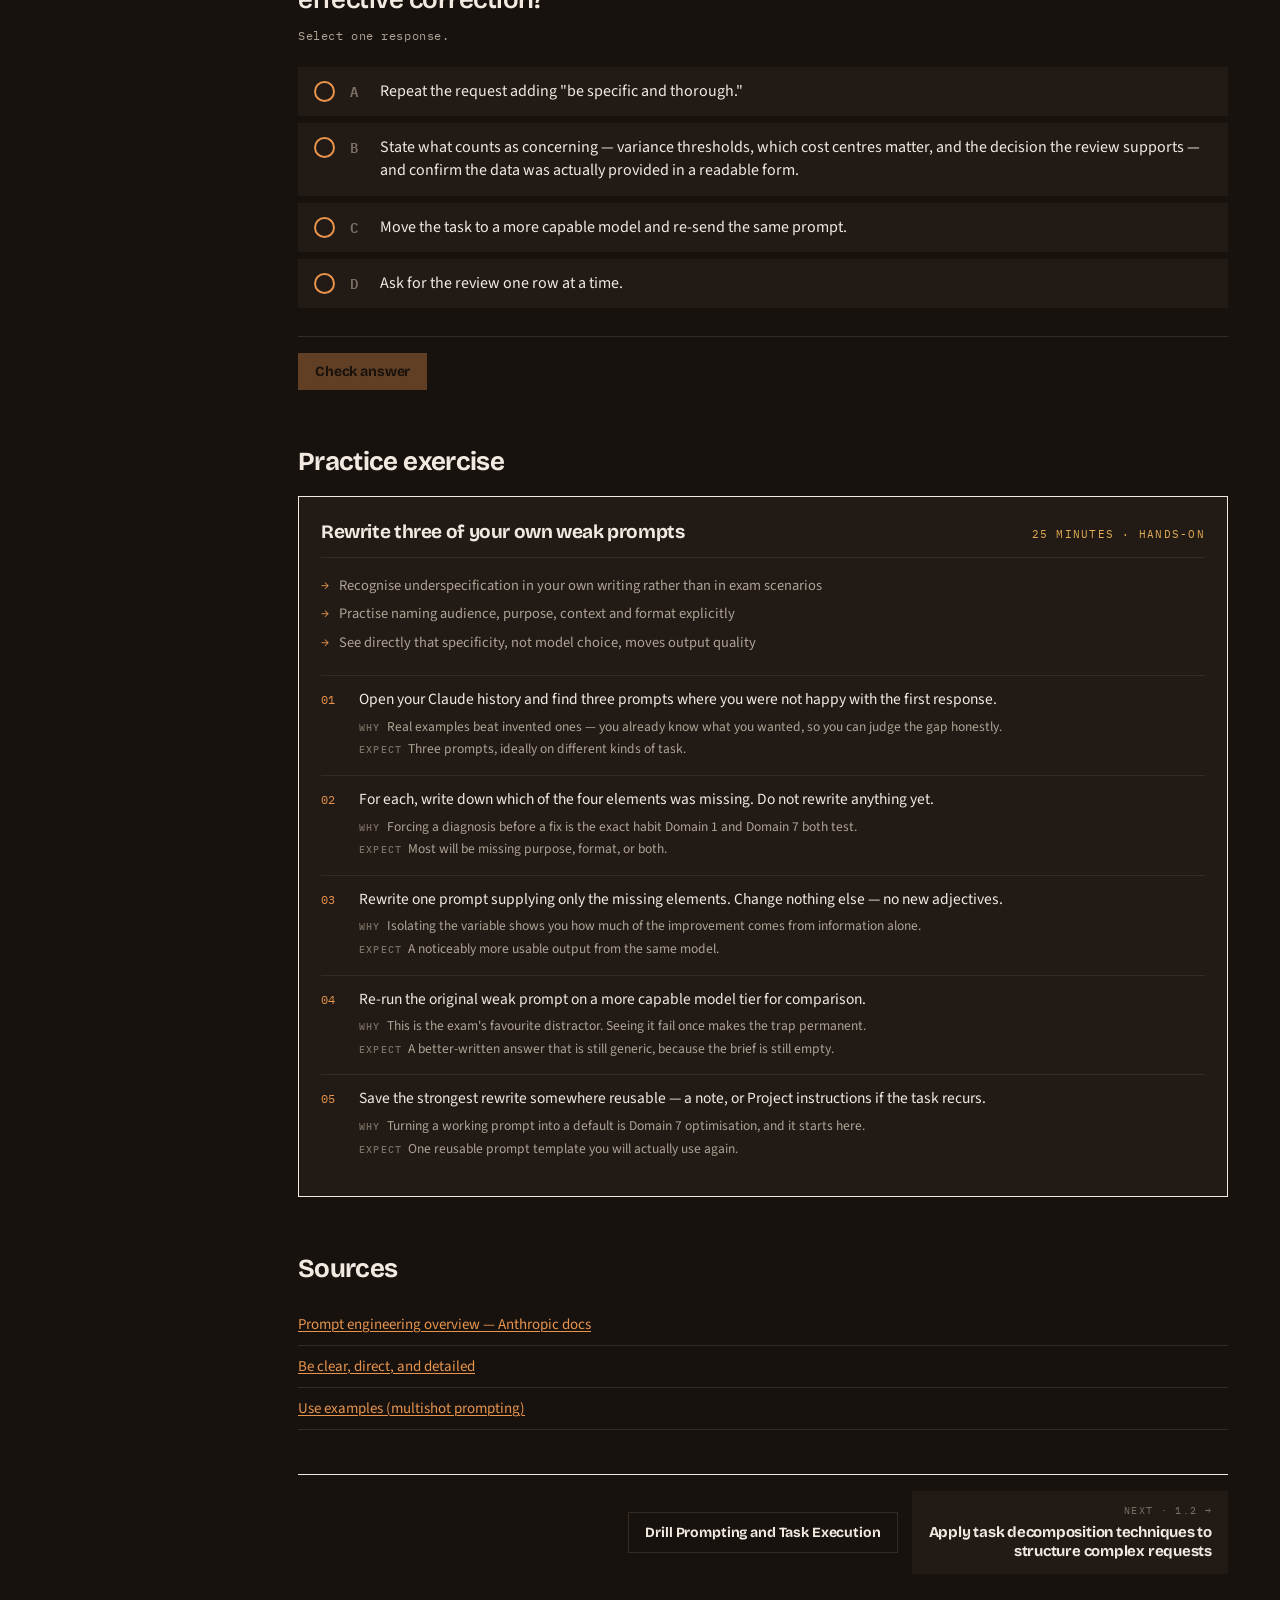
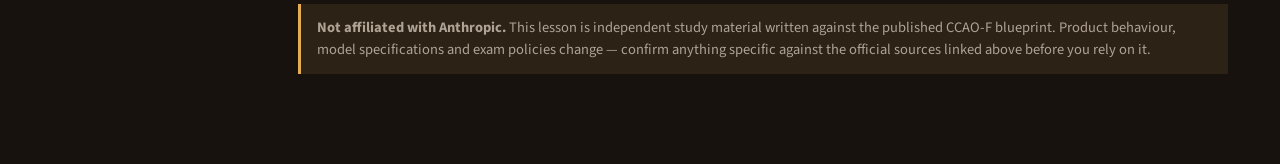
<file: lesson.html>
<!DOCTYPE html>
<html lang="en">
<head>
<meta charset="utf-8">
<meta name="viewport" content="width=device-width, initial-scale=1">
<script>(function(){try{var t=localStorage.getItem("ccaof.theme");if(t==="light")document.documentElement.setAttribute("data-theme","light");}catch(e){}})();</script>
<title>Lesson — CCAO-F Study Guide</title>
<link rel="preconnect" href="https://fonts.googleapis.com">
<link rel="preconnect" href="https://fonts.gstatic.com" crossorigin>
<link href="https://fonts.googleapis.com/css2?family=Bricolage+Grotesque:opsz,wght@12..96,500;12..96,700;12..96,800&family=IBM+Plex+Mono:wght@400;500;600&family=Source+Sans+3:ital,wght@0,400;0,600;0,700;1,400&display=swap" rel="stylesheet">
<link rel="stylesheet" href="assets/style.css">
</head>
<body>
<header class="topnav">
  <div class="topnav-in">
    <a class="wordmark" href="index.html">Claude Certified Associate</a>
    <nav class="topnav-links" aria-label="Primary">
      <a href="index.html">Curriculum</a>
      <a href="learn.html">Lessons</a>
      <a href="exam.html">Practice</a>
      <a href="resources.html">Resources</a>
    </nav>
    <div class="topnav-right">
      <span class="certbadge">CCAO-F</span>
      <a class="navcta" href="exam.html?paper=a30">Take a practice paper</a>
      <button class="themetoggle" id="themetoggle" type="button" aria-label="Switch to light theme">
        <svg class="i-sun" viewBox="0 0 24 24" aria-hidden="true"><circle cx="12" cy="12" r="4.2"/><path d="M12 2.4v2.4M12 19.2v2.4M4.6 4.6l1.7 1.7M17.7 17.7l1.7 1.7M2.4 12h2.4M19.2 12h2.4M4.6 19.4l1.7-1.7M17.7 6.3l1.7-1.7"/></svg>
        <svg class="i-moon" viewBox="0 0 24 24" aria-hidden="true"><path d="M20.5 14.6A8.6 8.6 0 1 1 9.4 3.5a7 7 0 0 0 11.1 11.1Z"/></svg>
      </button>
    </div>
  </div>
</header>
<div class="shell">
  <aside class="side">
    <a class="brand" href="index.html"><span class="code">CCAO-F</span><span class="nm">Claude Certified Associate — Foundations</span></a>
    <a class="side-cta" href="learn.html">All 30 lessons</a>
    <div id="side-progress"></div>
    <h3>Curriculum</h3>
    <ul id="side-domains"></ul>
    <h3>Practice</h3>
    <ul>
      <li><a class="nav" href="exam.html?paper=a30">Practice Paper A · 30</a></li>
      <li><a class="nav" href="exam.html?paper=b30">Practice Paper B · 30</a></li>
      <li><a class="nav" href="exam.html?paper=c60">Mock Exam 1 · 60</a></li>
      <li><a class="nav" href="exam.html?paper=d60">Mock Exam 2 · 60</a></li>
    </ul>
    <h3>Look up</h3>
    <ul><li><a class="nav" href="resources.html">Learning resources</a></li></ul>
    <p class="foot">Independent study material. Not affiliated with Anthropic.</p>
  </aside>

  <main class="main">
    <p class="crumbs" id="crumbs"></p>
    <div class="lesson-head">
      <div>
        <p class="eyebrow" id="eyebrow"></p>
        <h1 id="ltitle">—</h1>
      </div>
      <button class="markbtn" id="mark"><span class="box">✓</span><span id="mark-t">Mark complete</span></button>
    </div>
    <p class="lede" id="lsum"></p>

    <dl class="facts">
      <div class="fact"><dt>Domain weight</dt><dd id="f-w">—</dd></div>
      <div class="fact"><dt>Lesson</dt><dd id="f-pos">—</dd></div>
      <div class="fact"><dt>Read time</dt><dd id="f-min">—</dd></div>
      <div class="fact"><dt>Exercise</dt><dd id="f-ex">—</dd></div>
      <div class="fact"><dt>Domain bank</dt><dd id="f-bank">—</dd></div>
    </dl>

    <div id="body"></div>

    <p class="note"><b>Not affiliated with Anthropic.</b> This lesson is independent study material written against the published CCAO-F blueprint. Product behaviour, model specifications and exam policies change — confirm anything specific against the official sources linked above before you rely on it.</p>
  </main>
</div>

<script src="assets/data.js"></script>
<script src="assets/curriculum.js"></script>
<script src="assets/lessons-d1.js"></script>
<script src="assets/lessons-d2.js"></script>
<script src="assets/lessons-d3.js"></script>
<script src="assets/lessons-d4.js"></script>
<script src="assets/lessons-d5.js"></script>
<script src="assets/lessons-d6.js"></script>
<script src="assets/lessons-d7.js"></script>
<script src="assets/bank-d1.js"></script>
<script src="assets/bank-d2.js"></script>
<script src="assets/bank-d3.js"></script>
<script src="assets/bank-d4.js"></script>
<script src="assets/bank-d5.js"></script>
<script src="assets/bank-d6.js"></script>
<script src="assets/bank-d7.js"></script>
<script src="assets/learn.js"></script>
<script>
var n = new URLSearchParams(location.search).get("t");
if (!LESSONS[n]) n = TASK_KEYS[0];
var L = LESSONS[n], k = taskDomain(n), d = DOMAINS[k], title = taskTitle(n);

document.title = n + " " + title + " — CCAO-F";
document.getElementById("crumbs").innerHTML =
  '<a href="learn.html">Learn</a><span>/</span><a href="learn.html#' + k + '">' + d.n + '</a><span>/</span>' + n;
document.getElementById("eyebrow").textContent = "Domain " + d.i + " · Task " + n;
document.getElementById("ltitle").textContent = title;
document.getElementById("lsum").textContent = L.sum;

document.getElementById("f-w").innerHTML = d.w + "%";
document.getElementById("f-pos").innerHTML = (TASK_KEYS.indexOf(n) + 1) + " <small>of 30</small>";
document.getElementById("f-min").innerHTML = L.mins + " <small>min</small>";
document.getElementById("f-ex").innerHTML = L.ex.mins + " <small>min</small>";
document.getElementById("f-bank").innerHTML = (BANK[k] || []).length + " <small>items</small>";

document.getElementById("body").innerHTML = renderLessonBody(n, L);
renderCheck(document.getElementById("check-mount"), L.check);
renderLearnSide(n);

/* mark complete */
var mark = document.getElementById("mark"), markT = document.getElementById("mark-t");
function paintMark() {
  var done = isDone(n);
  mark.classList.toggle("on", done);
  markT.textContent = done ? "Completed" : "Mark complete";
  mark.setAttribute("aria-pressed", done ? "true" : "false");
}
mark.onclick = function () { toggleDone(n); paintMark(); renderLearnSide(n); };
paintMark();
</script>
<script src="assets/nav.js"></script>
</body>
</html>
</file>
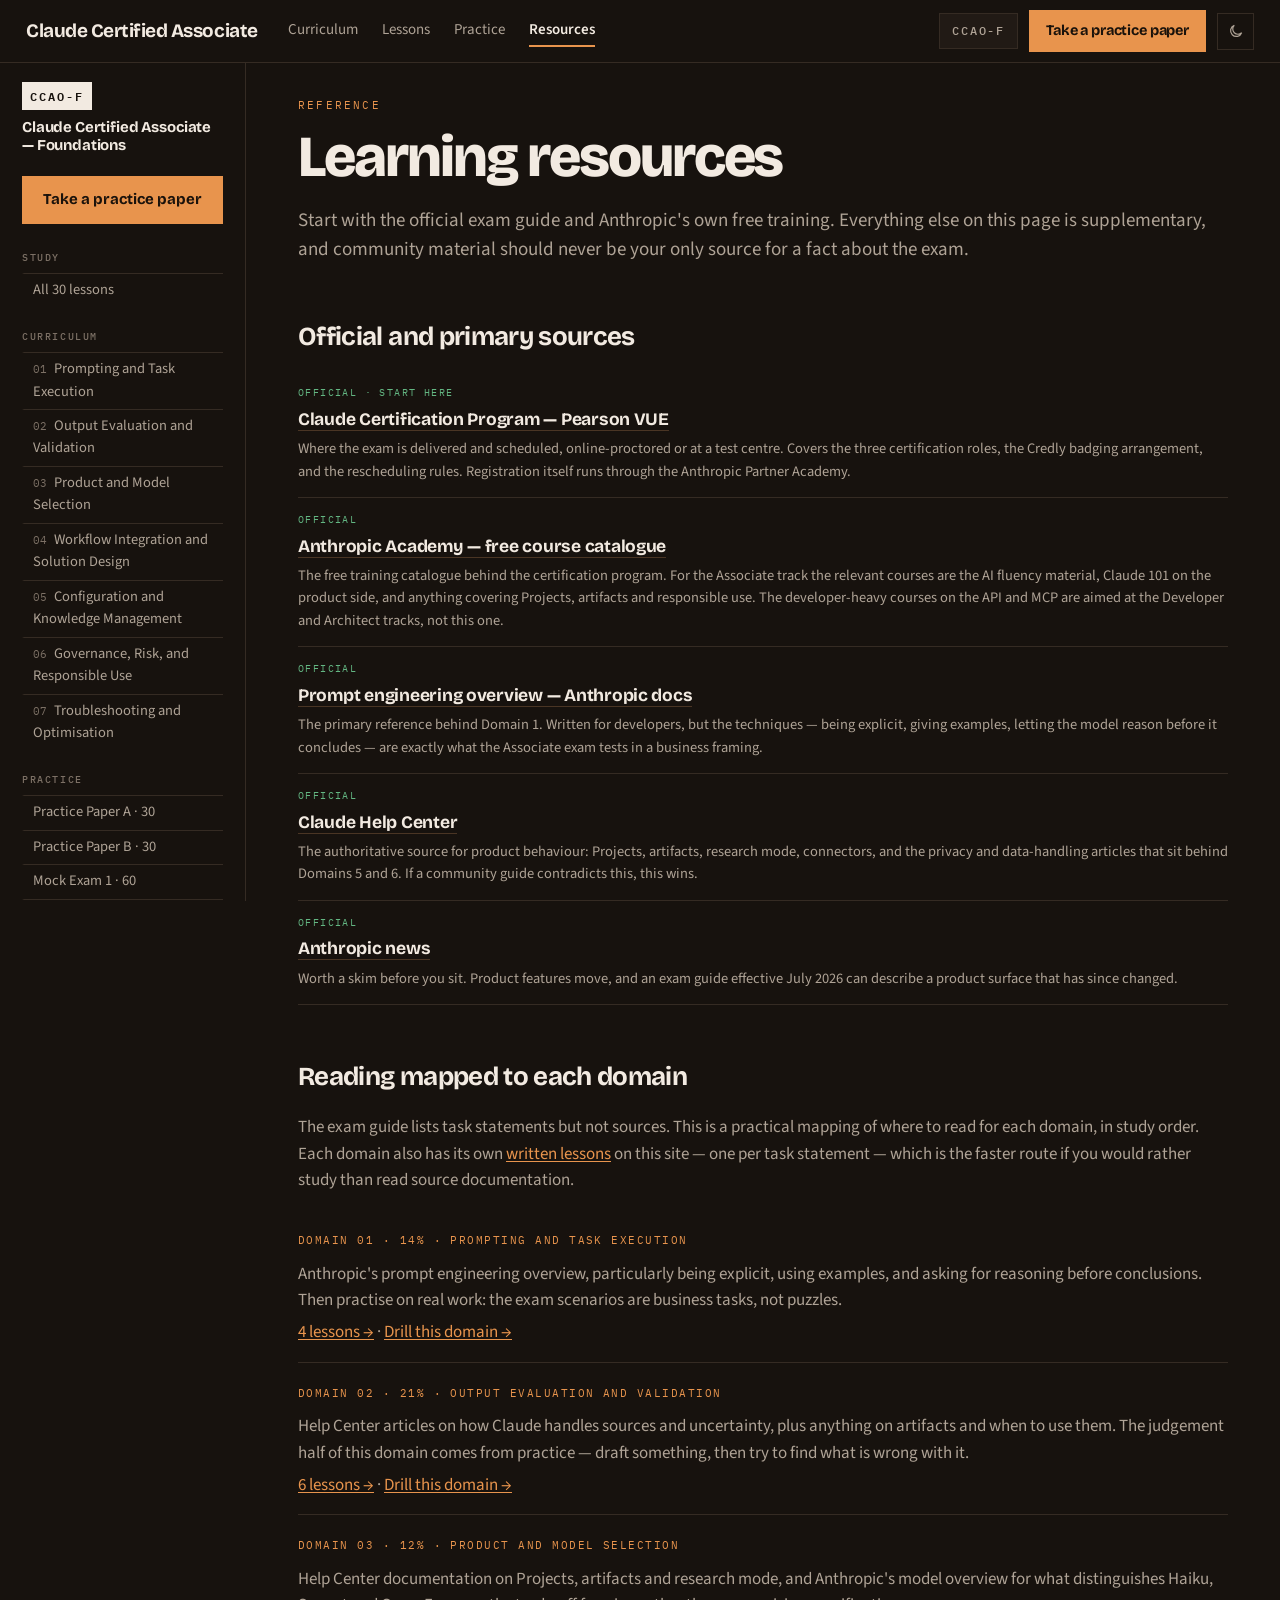
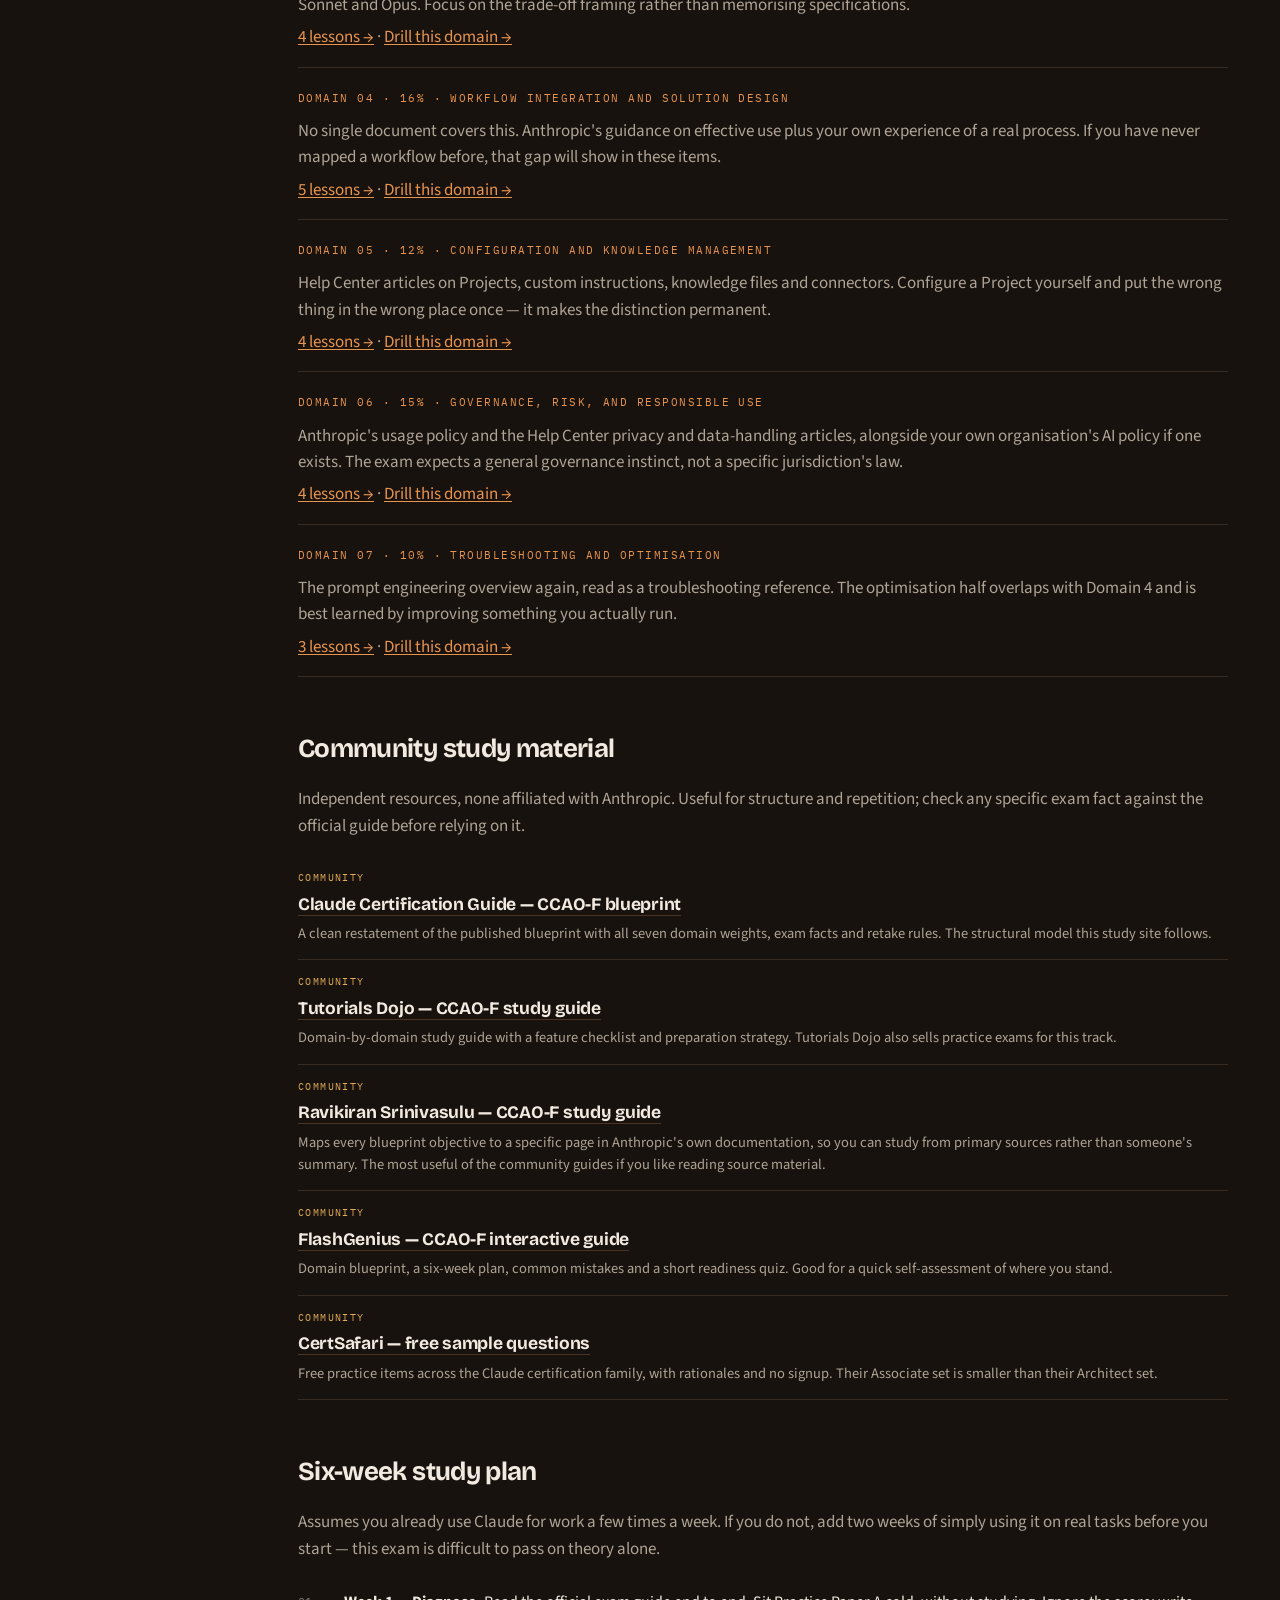
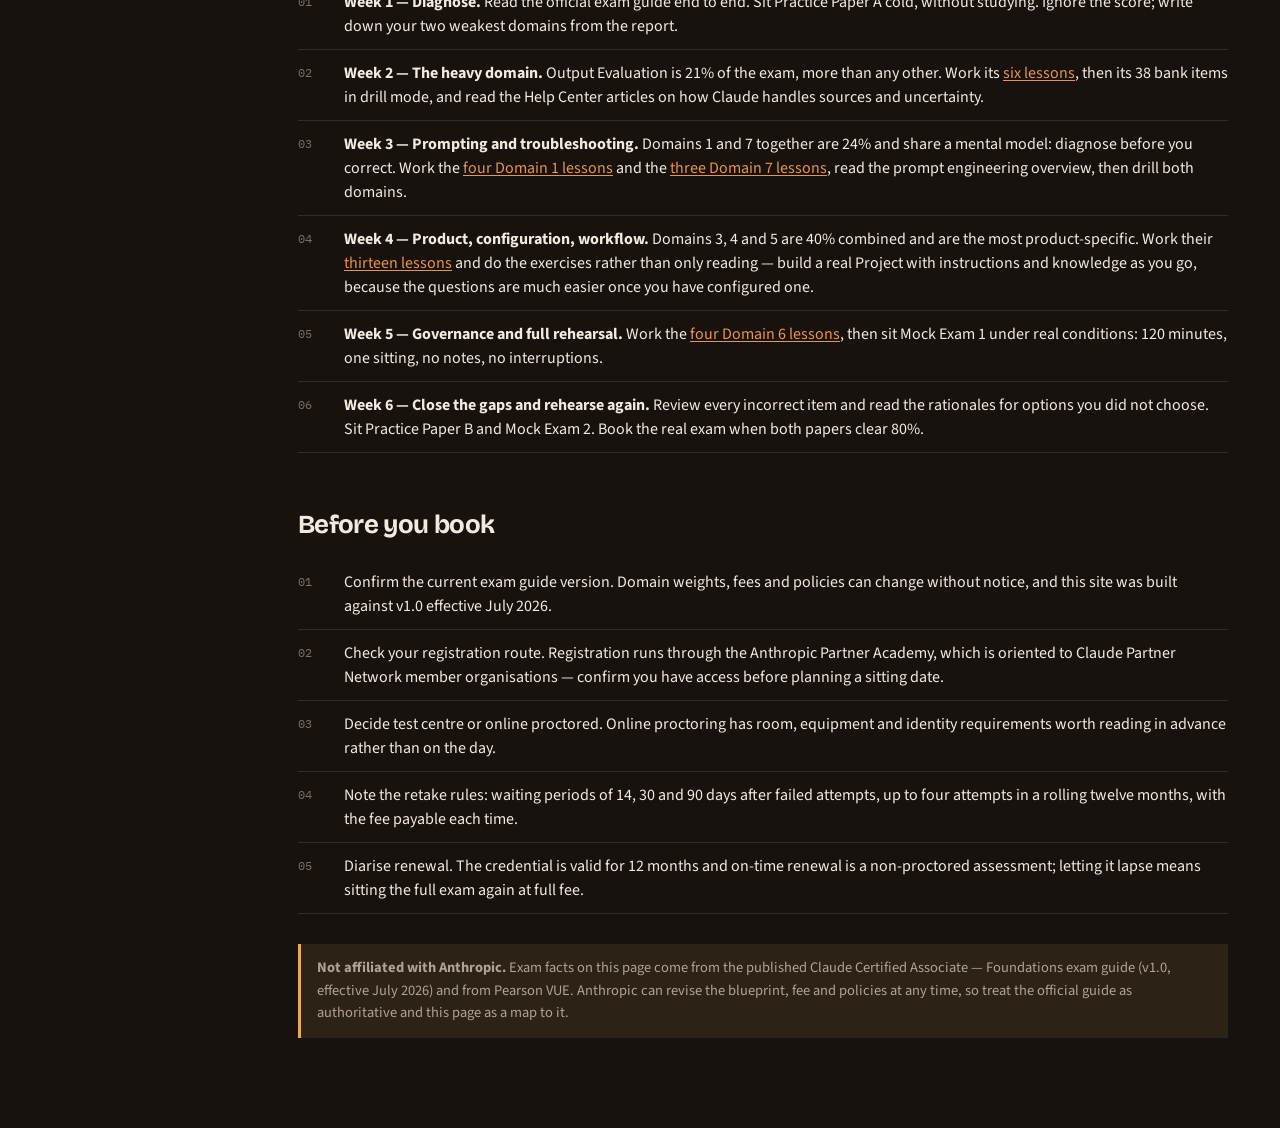
<file: resources.html>
<!DOCTYPE html>
<html lang="en">
<head>
<meta charset="utf-8">
<meta name="viewport" content="width=device-width, initial-scale=1">
<script>(function(){try{var t=localStorage.getItem("ccaof.theme");if(t==="light")document.documentElement.setAttribute("data-theme","light");}catch(e){}})();</script>
<title>Learning resources — CCAO-F Study Guide</title>
<link rel="preconnect" href="https://fonts.googleapis.com">
<link rel="preconnect" href="https://fonts.gstatic.com" crossorigin>
<link href="https://fonts.googleapis.com/css2?family=Bricolage+Grotesque:opsz,wght@12..96,500;12..96,700;12..96,800&family=IBM+Plex+Mono:wght@400;500;600&family=Source+Sans+3:ital,wght@0,400;0,600;0,700;1,400&display=swap" rel="stylesheet">
<link rel="stylesheet" href="assets/style.css">
</head>
<body>
<header class="topnav">
  <div class="topnav-in">
    <a class="wordmark" href="index.html">Claude Certified Associate</a>
    <nav class="topnav-links" aria-label="Primary">
      <a href="index.html">Curriculum</a>
      <a href="learn.html">Lessons</a>
      <a href="exam.html">Practice</a>
      <a href="resources.html">Resources</a>
    </nav>
    <div class="topnav-right">
      <span class="certbadge">CCAO-F</span>
      <a class="navcta" href="exam.html?paper=a30">Take a practice paper</a>
      <button class="themetoggle" id="themetoggle" type="button" aria-label="Switch to light theme">
        <svg class="i-sun" viewBox="0 0 24 24" aria-hidden="true"><circle cx="12" cy="12" r="4.2"/><path d="M12 2.4v2.4M12 19.2v2.4M4.6 4.6l1.7 1.7M17.7 17.7l1.7 1.7M2.4 12h2.4M19.2 12h2.4M4.6 19.4l1.7-1.7M17.7 6.3l1.7-1.7"/></svg>
        <svg class="i-moon" viewBox="0 0 24 24" aria-hidden="true"><path d="M20.5 14.6A8.6 8.6 0 1 1 9.4 3.5a7 7 0 0 0 11.1 11.1Z"/></svg>
      </button>
    </div>
  </div>
</header>
<div class="shell">
  <aside class="side">
    <a class="brand" href="index.html"><span class="code">CCAO-F</span><span class="nm">Claude Certified Associate — Foundations</span></a>
    <a class="side-cta" href="exam.html?paper=a30">Take a practice paper</a>
    <h3>Study</h3>
    <ul>
      <li><a class="nav" href="learn.html">All 30 lessons</a></li>
    </ul>
    <h3>Curriculum</h3>
    <ul id="side-domains"></ul>
    <h3>Practice</h3>
    <ul>
      <li><a class="nav" href="exam.html?paper=a30">Practice Paper A · 30</a></li>
      <li><a class="nav" href="exam.html?paper=b30">Practice Paper B · 30</a></li>
      <li><a class="nav" href="exam.html?paper=c60">Mock Exam 1 · 60</a></li>
      <li><a class="nav" href="exam.html?paper=d60">Mock Exam 2 · 60</a></li>
    </ul>
    <h3>Look up</h3>
    <ul>
      <li><a class="nav on" href="resources.html">Learning resources</a></li>
      <li><a class="nav" href="resources.html#plan">Six-week study plan</a></li>
    </ul>
    <p class="foot">Independent study material. Not affiliated with Anthropic.</p>
  </aside>

  <main class="main">
    <p class="eyebrow">Reference</p>
    <h1>Learning resources</h1>
    <p class="lede">Start with the official exam guide and Anthropic's own free training. Everything else on this page is supplementary, and community material should never be your only source for a fact about the exam.</p>

    <h2 class="sec">Official and primary sources</h2>
    <ul class="res">
      <li><span class="src official">Official · start here</span>
        <a href="https://www.pearsonvue.com/us/en/anthropic.html">Claude Certification Program — Pearson VUE</a>
        <p>Where the exam is delivered and scheduled, online-proctored or at a test centre. Covers the three certification roles, the Credly badging arrangement, and the rescheduling rules. Registration itself runs through the Anthropic Partner Academy.</p></li>
      <li><span class="src official">Official</span>
        <a href="https://anthropic.skilljar.com">Anthropic Academy — free course catalogue</a>
        <p>The free training catalogue behind the certification program. For the Associate track the relevant courses are the AI fluency material, Claude 101 on the product side, and anything covering Projects, artifacts and responsible use. The developer-heavy courses on the API and MCP are aimed at the Developer and Architect tracks, not this one.</p></li>
      <li><span class="src official">Official</span>
        <a href="https://docs.claude.com/en/docs/build-with-claude/prompt-engineering/overview">Prompt engineering overview — Anthropic docs</a>
        <p>The primary reference behind Domain 1. Written for developers, but the techniques — being explicit, giving examples, letting the model reason before it concludes — are exactly what the Associate exam tests in a business framing.</p></li>
      <li><span class="src official">Official</span>
        <a href="https://support.claude.com">Claude Help Center</a>
        <p>The authoritative source for product behaviour: Projects, artifacts, research mode, connectors, and the privacy and data-handling articles that sit behind Domains 5 and 6. If a community guide contradicts this, this wins.</p></li>
      <li><span class="src official">Official</span>
        <a href="https://www.anthropic.com/news">Anthropic news</a>
        <p>Worth a skim before you sit. Product features move, and an exam guide effective July 2026 can describe a product surface that has since changed.</p></li>
    </ul>

    <h2 class="sec">Reading mapped to each domain</h2>
    <p class="body">The exam guide lists task statements but not sources. This is a practical mapping of where to read for each domain, in study order. Each domain also has its own <a href="learn.html">written lessons</a> on this site — one per task statement — which is the faster route if you would rather study than read source documentation.</p>
    <div id="map"></div>

    <h2 class="sec">Community study material</h2>
    <p class="body">Independent resources, none affiliated with Anthropic. Useful for structure and repetition; check any specific exam fact against the official guide before relying on it.</p>
    <ul class="res">
      <li><span class="src community">Community</span>
        <a href="https://claudecertificationguide.com/ccao-f">Claude Certification Guide — CCAO-F blueprint</a>
        <p>A clean restatement of the published blueprint with all seven domain weights, exam facts and retake rules. The structural model this study site follows.</p></li>
      <li><span class="src community">Community</span>
        <a href="https://tutorialsdojo.com/ccao-f-claude-certified-associate-foundations-study-guide/">Tutorials Dojo — CCAO-F study guide</a>
        <p>Domain-by-domain study guide with a feature checklist and preparation strategy. Tutorials Dojo also sells practice exams for this track.</p></li>
      <li><span class="src community">Community</span>
        <a href="https://ravikirans.com/claude-certified-associate-foundations-study-guide/">Ravikiran Srinivasulu — CCAO-F study guide</a>
        <p>Maps every blueprint objective to a specific page in Anthropic's own documentation, so you can study from primary sources rather than someone's summary. The most useful of the community guides if you like reading source material.</p></li>
      <li><span class="src community">Community</span>
        <a href="https://flashgenius.net/guides/claude-certified-associate-foundations-ccao-f-2026-interactive-guide">FlashGenius — CCAO-F interactive guide</a>
        <p>Domain blueprint, a six-week plan, common mistakes and a short readiness quiz. Good for a quick self-assessment of where you stand.</p></li>
      <li><span class="src community">Community</span>
        <a href="https://www.certsafari.com/anthropic/claude-certified-architect">CertSafari — free sample questions</a>
        <p>Free practice items across the Claude certification family, with rationales and no signup. Their Associate set is smaller than their Architect set.</p></li>
    </ul>

    <h2 class="sec" id="plan">Six-week study plan</h2>
    <p class="body">Assumes you already use Claude for work a few times a week. If you do not, add two weeks of simply using it on real tasks before you start — this exam is difficult to pass on theory alone.</p>
    <ul class="objs">
      <li><b>Week 1 — Diagnose.</b> Read the official exam guide end to end. Sit Practice Paper A cold, without studying. Ignore the score; write down your two weakest domains from the report.</li>
      <li><b>Week 2 — The heavy domain.</b> Output Evaluation is 21% of the exam, more than any other. Work its <a href="learn.html#d2">six lessons</a>, then its 38 bank items in drill mode, and read the Help Center articles on how Claude handles sources and uncertainty.</li>
      <li><b>Week 3 — Prompting and troubleshooting.</b> Domains 1 and 7 together are 24% and share a mental model: diagnose before you correct. Work the <a href="learn.html#d1">four Domain 1 lessons</a> and the <a href="learn.html#d7">three Domain 7 lessons</a>, read the prompt engineering overview, then drill both domains.</li>
      <li><b>Week 4 — Product, configuration, workflow.</b> Domains 3, 4 and 5 are 40% combined and are the most product-specific. Work their <a href="learn.html#d3">thirteen lessons</a> and do the exercises rather than only reading — build a real Project with instructions and knowledge as you go, because the questions are much easier once you have configured one.</li>
      <li><b>Week 5 — Governance and full rehearsal.</b> Work the <a href="learn.html#d6">four Domain 6 lessons</a>, then sit Mock Exam 1 under real conditions: 120 minutes, one sitting, no notes, no interruptions.</li>
      <li><b>Week 6 — Close the gaps and rehearse again.</b> Review every incorrect item and read the rationales for options you did not choose. Sit Practice Paper B and Mock Exam 2. Book the real exam when both papers clear 80%.</li>
    </ul>

    <h2 class="sec">Before you book</h2>
    <ul class="objs">
      <li>Confirm the current exam guide version. Domain weights, fees and policies can change without notice, and this site was built against v1.0 effective July 2026.</li>
      <li>Check your registration route. Registration runs through the Anthropic Partner Academy, which is oriented to Claude Partner Network member organisations — confirm you have access before planning a sitting date.</li>
      <li>Decide test centre or online proctored. Online proctoring has room, equipment and identity requirements worth reading in advance rather than on the day.</li>
      <li>Note the retake rules: waiting periods of 14, 30 and 90 days after failed attempts, up to four attempts in a rolling twelve months, with the fee payable each time.</li>
      <li>Diarise renewal. The credential is valid for 12 months and on-time renewal is a non-proctored assessment; letting it lapse means sitting the full exam again at full fee.</li>
    </ul>

    <p class="note"><b>Not affiliated with Anthropic.</b> Exam facts on this page come from the published Claude Certified Associate — Foundations exam guide (v1.0, effective July 2026) and from Pearson VUE. Anthropic can revise the blueprint, fee and policies at any time, so treat the official guide as authoritative and this page as a map to it.</p>
  </main>
</div>

<script src="assets/data.js"></script>
<script>
document.getElementById("side-domains").innerHTML = DOM_KEYS.map(function(k){
  return '<li><a class="nav" href="domain.html?d='+k+'"><span class="idx">'+DOMAINS[k].i+'</span>'+DOMAINS[k].n+'</a></li>';
}).join("");

var MAP = {
 d1:"Anthropic's prompt engineering overview, particularly being explicit, using examples, and asking for reasoning before conclusions. Then practise on real work: the exam scenarios are business tasks, not puzzles.",
 d2:"Help Center articles on how Claude handles sources and uncertainty, plus anything on artifacts and when to use them. The judgement half of this domain comes from practice — draft something, then try to find what is wrong with it.",
 d3:"Help Center documentation on Projects, artifacts and research mode, and Anthropic's model overview for what distinguishes Haiku, Sonnet and Opus. Focus on the trade-off framing rather than memorising specifications.",
 d4:"No single document covers this. Anthropic's guidance on effective use plus your own experience of a real process. If you have never mapped a workflow before, that gap will show in these items.",
 d5:"Help Center articles on Projects, custom instructions, knowledge files and connectors. Configure a Project yourself and put the wrong thing in the wrong place once — it makes the distinction permanent.",
 d6:"Anthropic's usage policy and the Help Center privacy and data-handling articles, alongside your own organisation's AI policy if one exists. The exam expects a general governance instinct, not a specific jurisdiction's law.",
 d7:"The prompt engineering overview again, read as a troubleshooting reference. The optimisation half overlaps with Domain 4 and is best learned by improving something you actually run."
};
document.getElementById("map").innerHTML = DOM_KEYS.map(function(k){
  var d = DOMAINS[k];
  return '<div class="rev-item" style="padding:16px 0"><span class="rev-mark" style="color:var(--dropout)">Domain '+d.i+' · '+d.w+'% · '+d.n+'</span>'+
    '<p class="body" style="margin:8px 0 0">'+MAP[k]+'</p>'+
    '<p class="body" style="margin:6px 0 0"><a href="learn.html#'+k+'">'+d.o.length+' lessons →</a>  ·  '+
    '<a href="domain.html?d='+k+'">Drill this domain →</a></p></div>';
}).join("");
</script>
<script src="assets/nav.js"></script>
</body>
</html>
</file>
<file: assets/style.css>
/* CCAO-F study site — shared styles */
:root{
  /* typography is theme-independent */
  --display:'Bricolage Grotesque','Helvetica Neue',sans-serif;
  --body:'Source Sans 3','Helvetica Neue',Arial,sans-serif;
  --mono:'IBM Plex Mono',ui-monospace,Menlo,monospace;
  --navh:62px;
  /* layout: content column + prose measure */
  --maxw:1720px;   /* content column cap (ultrawide guard) */
  --measure:none;  /* prose line length */
  --uimax:1180px;  /* compact UI rows: options, meters, score tables */

  /* per-domain accent dots, shared by both themes */
  --c-d1:#6C9BD6; --c-d2:#5FB47E; --c-d3:#9B7FD4; --c-d4:#E8944D;
  --c-d5:#D4657E; --c-d6:#4FB0AC; --c-d7:#D4B44A;
}

/* ---------- dark (default) ---------- */
:root, :root[data-theme="dark"]{
  color-scheme:dark;
  --paper:#17120E; --card:#211A15; --card-2:#2A211A;
  --ink:#F2EAE1; --ink-2:#AFA396; --ink-3:#7C7065;
  --dropout:#E8944D; --dropout-soft:#4A3524;
  --graphite:#F2EAE1; --on-accent:#1A120B;
  --correct:#63B682; --wrong:#E4735E; --flag:#E3AC55;
  --rule:#352B23;
  --tint-accent:rgba(232,148,77,.10);
  --tint-flag:rgba(227,172,85,.10);
  --tint-ok:rgba(99,182,130,.13);
  --tint-bad:rgba(228,115,94,.13);
}

/* ---------- light ---------- */
:root[data-theme="light"]{
  color-scheme:light;
  --paper:#E2E7DD; --card:#F1F3EC; --card-2:#E9EDE3;
  --ink:#161A12; --ink-2:#5C6355; --ink-3:#8A9081;
  --dropout:#B06A22; --dropout-soft:#E4D2BC;
  --graphite:#1E2118; --on-accent:#FFF6EC;
  --correct:#2C6B45; --wrong:#A6382A; --flag:#B8791A;
  --rule:#C3CABA;
  --tint-accent:rgba(176,106,34,.09);
  --tint-flag:rgba(184,121,26,.08);
  --tint-ok:rgba(44,107,69,.07);
  --tint-bad:rgba(166,56,42,.07);
}
*{box-sizing:border-box}
html,body{margin:0;padding:0}
body{background:var(--paper);color:var(--ink);font-family:var(--body);font-size:17px;line-height:1.55;-webkit-font-smoothing:antialiased}
a{color:inherit}
button{font-family:inherit;font-size:inherit;cursor:pointer}
:focus-visible{outline:2.5px solid var(--dropout);outline-offset:2px}
.hidden{display:none !important}

/* ---------- shell ---------- */
.shell{display:grid;grid-template-columns:246px 1fr;gap:0;min-height:calc(100vh - var(--navh))}
.side{
  border-right:1.5px solid var(--rule);padding:20px 22px 60px;min-width:0;
  position:sticky;top:var(--navh);height:calc(100vh - var(--navh));overflow-y:auto;
}
.brand{display:block;text-decoration:none;margin-bottom:22px}
.brand .code{font-family:var(--mono);font-weight:600;font-size:12px;letter-spacing:.16em;background:var(--ink);color:var(--paper);padding:4px 8px}
.brand .nm{display:block;font-family:var(--display);font-weight:700;font-size:15px;letter-spacing:-.01em;margin-top:9px;line-height:1.2}
.side-cta{display:block;text-align:center;text-decoration:none;font-family:var(--display);font-weight:700;font-size:15px;background:var(--dropout);color:var(--on-accent);padding:11px;margin-bottom:26px;border:1.5px solid var(--dropout);transition:filter .15s}
.side-cta:hover{filter:brightness(1.1)}
.side h3{font-family:var(--mono);font-size:10px;letter-spacing:.16em;text-transform:uppercase;color:var(--ink-3);font-weight:500;margin:22px 0 8px}
.side ul{list-style:none;margin:0;padding:0}
.side li{margin:0 0 1px}
.side a.nav{display:block;text-decoration:none;font-size:14.5px;padding:5px 8px 5px 0;color:var(--ink-2);border-left:2.5px solid transparent;padding-left:9px}
.side a.nav:hover{color:var(--ink);border-left-color:var(--dropout-soft)}
.side a.nav.on{color:var(--ink);border-left-color:var(--dropout);font-weight:600}
.side a.nav .idx{font-family:var(--mono);font-size:11px;color:var(--ink-3);margin-right:7px}
.side .foot{margin-top:34px;padding-top:14px;border-top:1px solid var(--rule);font-size:12.5px;color:var(--ink-3);line-height:1.45}

.main{padding:34px 52px 90px;max-width:var(--maxw);min-width:0}
.eyebrow{font-family:var(--mono);font-size:11px;letter-spacing:.2em;text-transform:uppercase;color:var(--dropout);margin:0 0 14px}
h1{font-family:var(--display);font-weight:800;font-size:clamp(34px,5.4vw,58px);line-height:1;letter-spacing:-.035em;margin:0 0 20px}
h2.sec{font-family:var(--display);font-weight:700;font-size:26px;letter-spacing:-.025em;margin:52px 0 14px}
h3.lab{font-family:var(--mono);font-size:11px;letter-spacing:.18em;text-transform:uppercase;color:var(--ink-2);font-weight:500;margin:0 0 14px}
.lede{font-size:19px;color:var(--ink-2);max-width:var(--measure);margin:0 0 26px}
p.body{max-width:var(--measure);color:var(--ink-2)}
p.body a{color:var(--dropout);text-decoration-thickness:1px;text-underline-offset:2px}

/* ---------- facts strip ---------- */
.facts{border-top:1.5px solid var(--ink);border-bottom:1px solid var(--rule);display:grid;grid-template-columns:repeat(auto-fit,minmax(120px,1fr));margin:0 0 30px}
.fact{padding:13px 15px 15px;border-right:1px solid var(--rule)}
.fact:last-child{border-right:none}
.fact dt{font-family:var(--mono);font-size:9.5px;letter-spacing:.14em;text-transform:uppercase;color:var(--ink-3);margin:0 0 4px}
.fact dd{margin:0;font-family:var(--display);font-weight:700;font-size:21px;letter-spacing:-.02em}
.fact dd small{font-family:var(--body);font-weight:400;font-size:12.5px;color:var(--ink-2)}

/* ---------- domain cards ---------- */
.dgrid{display:grid;grid-template-columns:repeat(auto-fill,minmax(300px,1fr));gap:14px}
.dcard{display:block;text-decoration:none;background:var(--card);border:1.5px solid transparent;border-left:4px solid var(--dropout);padding:16px 18px 18px;transition:border-color .13s,transform .13s}
.dcard:hover{border-color:var(--ink);border-left-color:var(--ink)}
.dcard .w{font-family:var(--display);font-weight:800;font-size:30px;letter-spacing:-.03em;line-height:1;color:var(--dropout)}
.dcard .t{font-family:var(--display);font-weight:700;font-size:18px;letter-spacing:-.02em;margin:8px 0 6px;line-height:1.2}
.dcard .d{font-size:14.5px;color:var(--ink-2);line-height:1.45;margin:0 0 12px}
.dcard .m{font-family:var(--mono);font-size:11px;letter-spacing:.1em;text-transform:uppercase;color:var(--ink-3)}

/* ---------- exam cards ---------- */
.pgrid{display:grid;grid-template-columns:repeat(auto-fill,minmax(230px,1fr));gap:12px}
.pcard{display:block;text-decoration:none;background:var(--card);border:1.5px solid var(--rule);padding:16px 18px 18px;transition:border-color .13s,background .13s}
.pcard:hover{border-color:var(--ink);background:var(--card-2)}
.pcard .k{display:block;font-family:var(--mono);font-size:10.5px;letter-spacing:.14em;text-transform:uppercase;color:var(--dropout)}
.pcard .t{display:block;font-family:var(--display);font-weight:700;font-size:20px;letter-spacing:-.02em;line-height:1.2;margin:7px 0 5px}
.pcard .d{font-size:14px;color:var(--ink-2);margin:0}
.pcard.full{border-left:4px solid var(--flag)}
.pcard.half{border-left:4px solid var(--dropout)}

/* ---------- objective / resource lists ---------- */
.objs{list-style:none;padding:0;margin:0 0 10px;counter-reset:o}
.objs li{counter-increment:o;position:relative;padding:11px 0 11px 46px;border-bottom:1px solid var(--rule);font-size:16px;line-height:1.5}
.objs li::before{content:counter(o,decimal-leading-zero);position:absolute;left:0;top:14px;font-family:var(--mono);font-size:12px;color:var(--ink-3)}
.objs li a{color:var(--dropout);text-decoration-thickness:1px;text-underline-offset:2px}

.res{list-style:none;padding:0;margin:0 0 26px}
.res li{padding:14px 0;border-bottom:1px solid var(--rule)}
.res a{font-family:var(--display);font-weight:700;font-size:17.5px;letter-spacing:-.015em;text-decoration:none;border-bottom:1.5px solid var(--dropout-soft)}
.res a:hover{border-bottom-color:var(--ink)}
.res p{margin:5px 0 0;font-size:14.5px;color:var(--ink-2)}
.res .src{font-family:var(--mono);font-size:10px;letter-spacing:.14em;text-transform:uppercase;color:var(--ink-3);display:block;margin-bottom:5px}
.res .src.official{color:var(--correct)}
.res .src.community{color:var(--flag)}

.note{margin:30px 0 0;padding:13px 16px;border-left:3px solid var(--flag);background:var(--tint-flag);font-size:14.5px;color:var(--ink-2);max-width:var(--measure)}

/* ---------- buttons ---------- */
.btn{font-family:var(--display);font-weight:700;font-size:16px;letter-spacing:-.01em;background:var(--dropout);color:var(--on-accent);border:1.5px solid var(--dropout);padding:12px 24px;text-decoration:none;display:inline-block;transition:filter .15s,background .15s,color .15s}
.btn:hover{filter:brightness(1.1)}
.btn.ghost{background:transparent;color:var(--ink);border-color:var(--rule);filter:none}
.btn.ghost:hover{background:var(--ink);color:var(--paper);border-color:var(--ink);filter:none}
.btn.sm{font-size:14px;padding:9px 16px}
.btn:disabled{opacity:.35;cursor:not-allowed}

/* ---------- exam engine ---------- */
.exhead{border-bottom:1.5px solid var(--ink);padding:16px 0 11px;display:flex;align-items:flex-end;justify-content:space-between;gap:18px;flex-wrap:wrap}
.hud{display:flex;gap:22px;align-items:baseline;font-family:var(--mono);font-size:13px}
.hud b{font-weight:600;font-size:19px;letter-spacing:-.02em}
.hud .lab{display:block;font-size:9.5px;letter-spacing:.14em;text-transform:uppercase;color:var(--ink-3)}
.hud.low b{color:var(--wrong)}
.exam{display:grid;grid-template-columns:78px 1fr;gap:32px;padding-top:24px;align-items:start}
.rail{position:sticky;top:16px}
.rail-lab{font-family:var(--mono);font-size:9px;letter-spacing:.12em;text-transform:uppercase;color:var(--ink-3);margin-bottom:8px}
.rail-grid{display:grid;grid-template-columns:repeat(3,1fr);gap:4px}
.tick{aspect-ratio:1;border:1.5px solid var(--dropout-soft);border-radius:50%;background:transparent;padding:0;font-family:var(--mono);font-size:9px;color:var(--ink-3);display:flex;align-items:center;justify-content:center;transition:background .12s,border-color .12s,color .12s}
.tick.done{background:var(--graphite);border-color:var(--graphite);color:var(--paper)}
.tick.flagged{border-color:var(--flag);border-width:2.5px}
.tick.here{outline:2px solid var(--dropout);outline-offset:2px}
.q-head{display:flex;align-items:baseline;justify-content:space-between;gap:14px;flex-wrap:wrap;border-bottom:1px solid var(--rule);padding-bottom:8px;margin-bottom:20px}
.q-domain{font-family:var(--mono);font-size:10.5px;letter-spacing:.13em;text-transform:uppercase;color:var(--dropout)}
.q-num{font-family:var(--mono);font-size:10.5px;letter-spacing:.13em;color:var(--ink-3)}
.q-text{font-family:var(--display);font-weight:600;font-size:clamp(20px,2.4vw,26px);line-height:1.3;letter-spacing:-.02em;margin:0 0 10px;max-width:var(--measure)}
.q-instruct{font-family:var(--mono);font-size:11.5px;letter-spacing:.05em;color:var(--ink-2);margin:0 0 22px}
.q-instruct.multi{color:var(--flag)}
.opts{list-style:none;margin:0 0 28px;padding:0;max-width:var(--uimax)}
.opt{margin:0 0 7px}
.opt button{width:100%;text-align:left;display:grid;grid-template-columns:28px 18px 1fr;gap:12px;align-items:start;background:var(--card);border:1.5px solid transparent;padding:12px 15px 12px 11px;font-size:16px;line-height:1.45;color:var(--ink);transition:border-color .12s}
.opt button:hover{border-color:var(--dropout)}
.bubble{width:21px;height:21px;border:2px solid var(--dropout);border-radius:50%;margin-top:1px;justify-self:center;transition:background .13s,box-shadow .13s}
.opt.picked button{border-color:var(--ink)}
.opt.picked .bubble{background:var(--graphite);box-shadow:inset 0 0 0 2px var(--card)}
.opt-letter{font-family:var(--mono);font-size:13.5px;font-weight:600;color:var(--ink-3);margin-top:1px}
.opt.picked .opt-letter{color:var(--ink)}
.nav{display:flex;gap:9px;align-items:center;flex-wrap:wrap;border-top:1px solid var(--rule);padding-top:16px}
.nav .spacer{flex:1}
.flagbtn{font-family:var(--mono);font-size:11.5px;letter-spacing:.08em;text-transform:uppercase;background:transparent;border:1.5px solid var(--rule);color:var(--ink-2);padding:9px 13px}
.flagbtn.on{border-color:var(--flag);color:var(--flag);background:var(--tint-flag)}

/* ---------- report ---------- */
.verdict{font-family:var(--mono);font-size:11.5px;letter-spacing:.2em;text-transform:uppercase;padding:5px 11px;display:inline-block;margin-bottom:14px}
.verdict.pass{background:var(--correct);color:#fff}
.verdict.fail{background:var(--wrong);color:#fff}
.scalewrap{border-top:1.5px solid var(--ink);padding-top:18px;margin:24px 0 32px;max-width:var(--uimax)}
.bigscore{font-family:var(--display);font-weight:800;font-size:clamp(48px,9vw,86px);letter-spacing:-.045em;line-height:.9;margin:0}
.bigscore small{font-family:var(--mono);font-weight:400;font-size:13.5px;letter-spacing:.08em;color:var(--ink-2);display:block;margin-top:8px}
.scale{position:relative;height:42px;background:var(--dropout-soft);margin:32px 0 7px}
.scale i{position:absolute;left:0;top:0;bottom:0;background:var(--dropout);transition:width .8s cubic-bezier(.2,.7,.2,1)}
.scale .cut{position:absolute;top:-11px;bottom:-11px;width:2.5px;background:var(--ink)}
.scale .cut span{position:absolute;top:-19px;left:50%;transform:translateX(-50%);font-family:var(--mono);font-size:10px;letter-spacing:.1em;white-space:nowrap}
.scale-ends{display:flex;justify-content:space-between;font-family:var(--mono);font-size:11px;color:var(--ink-3)}
.dom-row{display:grid;grid-template-columns:1fr 150px 118px;gap:14px;align-items:center;padding:9px 0;border-bottom:1px solid var(--rule);max-width:var(--uimax)}
.dom-bar{height:9px;background:var(--dropout-soft)}
.dom-bar i{display:block;height:100%;background:var(--correct);transition:width .7s ease}
.dom-bar i.weak{background:var(--wrong)}
.dom-score{font-family:var(--mono);font-size:12.5px;text-align:right}
.dom-name{font-size:15px}
.dom-name span{font-family:var(--mono);font-size:10.5px;color:var(--ink-3);margin-left:7px}
.rev{border-top:1.5px solid var(--ink);margin-top:40px;padding-top:18px}
.rev-item{padding:20px 0;border-bottom:1px solid var(--rule);max-width:var(--uimax)}
.rev-q{font-family:var(--display);font-weight:600;font-size:18px;line-height:1.35;letter-spacing:-.015em;margin:6px 0 12px;max-width:var(--measure)}
.rev-mark{font-family:var(--mono);font-size:10.5px;letter-spacing:.14em;text-transform:uppercase}
.rev-mark.ok{color:var(--correct)}
.rev-mark.no{color:var(--wrong)}
.rev-opt{display:grid;grid-template-columns:20px 1fr;gap:10px;padding:6px 0 6px 10px;border-left:3px solid transparent;font-size:15px}
.rev-opt.is-correct{border-left-color:var(--correct);background:var(--tint-ok)}
.rev-opt.is-chosen-wrong{border-left-color:var(--wrong);background:var(--tint-bad)}
.rev-opt b{font-family:var(--mono);font-size:12.5px;font-weight:600}
.rev-why{display:block;font-size:13.5px;color:var(--ink-2);margin-top:2px}
.rev-tag{font-family:var(--mono);font-size:11px;color:var(--ink-3)}
.rev-key{margin-top:11px;padding-left:12px;border-left:3px solid var(--dropout);font-size:14.5px;color:var(--ink-2)}
.rev-key b{color:var(--ink);font-weight:600}
.summary-list{list-style:none;padding:0;margin:18px 0 26px;max-width:var(--uimax)}
.summary-list li{display:grid;grid-template-columns:60px 1fr auto;gap:14px;padding:8px 0;border-bottom:1px solid var(--rule);align-items:center;font-size:15px}
.summary-list .n{font-family:var(--mono);font-size:12px;color:var(--ink-3)}
.tagx{font-family:var(--mono);font-size:10px;letter-spacing:.12em;text-transform:uppercase}
.tagx.none{color:var(--wrong)} .tagx.flag{color:var(--flag)} .tagx.ok{color:var(--ink-3)}

/* ---------- responsive ---------- */
@media (max-width:900px){
  .shell{grid-template-columns:1fr}
  .side{position:static;height:auto;border-right:none;border-bottom:1.5px solid var(--ink);padding-bottom:24px}
  .side .foot{display:none}
  .main{padding:26px 20px 70px}
}
@media (max-width:640px){
  body{font-size:16px}
  .exam{grid-template-columns:1fr;gap:18px}
  .rail{position:static;order:2;margin-top:24px;border-top:1px solid var(--rule);padding-top:14px}
  .rail-grid{grid-template-columns:repeat(10,1fr)}
  .stage{order:1}
  .dom-row{grid-template-columns:1fr 82px}
  .dom-bar{display:none}
  .opt button{grid-template-columns:24px 16px 1fr;gap:9px;font-size:15.5px}
}
@media (prefers-reduced-motion:reduce){*{transition:none!important;animation:none!important}}

/* ===================================================================
   LESSONS — learn.html and lesson.html
   =================================================================== */

/* ---------- sidebar progress ---------- */
.sideprog{margin:-10px 0 22px}
.sideprog-top{display:flex;justify-content:space-between;align-items:baseline;font-family:var(--mono);font-size:10px;letter-spacing:.14em;text-transform:uppercase;color:var(--ink-3);margin-bottom:6px}
.sideprog-top b{font-size:12px;color:var(--ink);letter-spacing:.04em}
.pbar{height:5px;background:var(--dropout-soft)}
.pbar i{display:block;height:100%;background:var(--correct);transition:width .5s ease}
.side a.nav .tick-done{color:var(--correct);font-family:var(--mono);font-size:11px;margin-right:5px}
.side a.nav.sub{font-size:13.5px;padding-left:20px;color:var(--ink-3)}
.side a.nav.sub .tn{font-family:var(--mono);font-size:10.5px;margin-right:6px;color:var(--ink-3)}
.side a.nav.sub.on{color:var(--ink);border-left-color:var(--dropout);font-weight:600}

/* ---------- learn index: domain sections ---------- */
.lgrid{display:grid;gap:22px;margin-bottom:14px}
.lblock{border-top:1.5px solid var(--ink);padding-top:14px}
.lblock-head{display:flex;align-items:baseline;justify-content:space-between;gap:16px;flex-wrap:wrap;margin-bottom:4px}
.lblock-head h2{font-family:var(--display);font-weight:700;font-size:23px;letter-spacing:-.025em;margin:0}
.lblock-head h2 .ix{font-family:var(--mono);font-size:12px;color:var(--dropout);letter-spacing:.1em;margin-right:10px;vertical-align:middle}
.lblock-meta{font-family:var(--mono);font-size:10.5px;letter-spacing:.12em;text-transform:uppercase;color:var(--ink-3);white-space:nowrap}
.lblock-meta b{color:var(--dropout);font-weight:600}
.lblock-desc{font-size:15px;color:var(--ink-2);max-width:var(--measure);margin:0 0 12px}
.lblock-bar{height:5px;background:var(--dropout-soft);max-width:100%;margin:0 0 14px}
.lblock-bar i{display:block;height:100%;background:var(--correct);transition:width .5s ease}
.mods{display:grid;grid-template-columns:repeat(auto-fill,minmax(268px,1fr));gap:8px}
.mod{display:grid;grid-template-columns:auto 1fr;gap:11px;align-items:start;text-decoration:none;background:var(--card);border:1.5px solid transparent;border-left:3px solid var(--dropout-soft);padding:11px 14px 12px;transition:border-color .13s,background .13s}
.mod:hover{border-color:var(--ink);border-left-color:var(--ink);background:var(--card-2)}
.mod.done{border-left-color:var(--correct)}
.mod .box{width:16px;height:16px;border:1.6px solid var(--ink-3);margin-top:3px;display:flex;align-items:center;justify-content:center;font-size:11px;line-height:1;color:transparent}
.mod.done .box{background:var(--correct);border-color:var(--correct);color:#fff}
.mod .tn{font-family:var(--mono);font-size:10.5px;letter-spacing:.1em;color:var(--ink-3);display:block;margin-bottom:3px}
.mod .tt{font-family:var(--display);font-weight:700;font-size:15.5px;letter-spacing:-.015em;line-height:1.25;display:block}
.mod .tm{font-family:var(--mono);font-size:10px;letter-spacing:.1em;text-transform:uppercase;color:var(--ink-3);display:block;margin-top:5px}

/* ---------- lesson page ---------- */
.crumbs{font-family:var(--mono);font-size:11px;letter-spacing:.1em;color:var(--ink-3);margin:0 0 14px}
.crumbs a{color:var(--dropout);text-decoration:none;border-bottom:1px solid transparent}
.crumbs a:hover{border-bottom-color:var(--dropout)}
.crumbs span{margin:0 7px;color:var(--rule)}
.lesson-head{display:flex;align-items:flex-start;justify-content:space-between;gap:24px;flex-wrap:wrap}
.lesson-head h1{font-size:clamp(28px,4.2vw,44px);max-width:26ch}
.markbtn{font-family:var(--mono);font-size:11px;letter-spacing:.12em;text-transform:uppercase;background:transparent;border:1.5px solid var(--rule);color:var(--ink-2);padding:10px 15px;white-space:nowrap;display:flex;align-items:center;gap:8px;flex:none}
.markbtn:hover{border-color:var(--ink);color:var(--ink)}
.markbtn .box{width:14px;height:14px;border:1.6px solid currentColor;display:flex;align-items:center;justify-content:center;font-size:10px;line-height:1}
.markbtn.on{border-color:var(--correct);color:var(--correct);background:var(--tint-ok)}
.markbtn.on .box{background:var(--correct);border-color:var(--correct);color:#fff}

.know h3{font-family:var(--display);font-weight:700;font-size:20px;letter-spacing:-.02em;margin:32px 0 10px;max-width:var(--measure)}
.know p{max-width:var(--measure);color:var(--ink-2);margin:0 0 13px;font-size:16.5px}
.know p b{color:var(--ink);font-weight:600}
.exl{font-family:var(--mono);font-size:9.5px;letter-spacing:.14em;text-transform:uppercase;background:var(--graphite);color:var(--paper);padding:2px 7px;margin-right:8px;vertical-align:2px}

.ltable{border-top:1.5px solid var(--ink);margin:8px 0 4px;overflow-x:auto}
.ltable table{border-collapse:collapse;width:100%;min-width:520px;font-size:14.5px}
.ltable th{font-family:var(--mono);font-size:9.5px;letter-spacing:.13em;text-transform:uppercase;color:var(--ink-3);font-weight:500;text-align:left;padding:9px 14px 9px 0;border-bottom:1px solid var(--rule);vertical-align:bottom}
.ltable td{padding:10px 14px 10px 0;border-bottom:1px solid var(--rule);color:var(--ink-2);vertical-align:top;line-height:1.4}
.ltable tr td:first-child{color:var(--ink);font-weight:600;padding-right:20px}
.ltable-cap{font-family:var(--mono);font-size:10px;letter-spacing:.12em;text-transform:uppercase;color:var(--ink-3);margin:6px 0 0}

.keyc{border-left:4px solid var(--dropout);background:var(--tint-accent);padding:16px 20px;margin:30px 0 0;max-width:var(--measure)}
.keyc .lab{font-family:var(--mono);font-size:9.5px;letter-spacing:.16em;text-transform:uppercase;color:var(--dropout);display:block;margin-bottom:6px}
.keyc p{margin:0;font-size:16.5px;color:var(--ink);line-height:1.5}
.keyc p b{font-weight:700}

.traps{display:grid;gap:9px}
.trap{border-left:4px solid var(--flag);background:var(--tint-flag);padding:13px 17px}
.trap .tt{font-family:var(--display);font-weight:700;font-size:16px;letter-spacing:-.015em;margin:0 0 4px;color:var(--ink)}
.trap p{margin:0;font-size:14.5px;color:var(--ink-2);line-height:1.45}

.checkbox-q{border-top:1.5px solid var(--ink);padding-top:20px}
.chk-res{margin-top:14px;max-width:var(--measure)}
.chk-verdict{font-family:var(--mono);font-size:11px;letter-spacing:.16em;text-transform:uppercase;padding:4px 10px;display:inline-block;margin-bottom:12px}
.chk-verdict.ok{background:var(--correct);color:#fff}
.chk-verdict.no{background:var(--wrong);color:#fff}

.exbox{border:1.5px solid var(--ink);padding:20px 22px 22px;background:var(--card)}
.exbox-head{display:flex;align-items:baseline;justify-content:space-between;gap:14px;flex-wrap:wrap;border-bottom:1px solid var(--rule);padding-bottom:10px;margin-bottom:14px}
.exbox-head h3{font-family:var(--display);font-weight:700;font-size:19px;letter-spacing:-.02em;margin:0}
.exbox-head .m{font-family:var(--mono);font-size:10.5px;letter-spacing:.12em;text-transform:uppercase;color:var(--flag)}
.exobj{list-style:none;margin:0 0 18px;padding:0}
.exobj li{font-size:14.5px;color:var(--ink-2);padding:3px 0 3px 18px;position:relative}
.exobj li::before{content:"→";position:absolute;left:0;color:var(--dropout);font-size:13px}
.exsteps{list-style:none;counter-reset:s;margin:0;padding:0}
.exsteps li{counter-increment:s;display:grid;grid-template-columns:26px 1fr;gap:12px;padding:13px 0;border-top:1px solid var(--rule)}
.exsteps li::before{content:counter(s,decimal-leading-zero);font-family:var(--mono);font-size:11.5px;color:var(--dropout);padding-top:2px}
.exsteps .s{font-size:15.5px;color:var(--ink);margin:0 0 6px;line-height:1.4}
.exsteps .sub{font-size:13.5px;color:var(--ink-2);margin:0 0 3px;line-height:1.45}
.exsteps .sub b{font-family:var(--mono);font-size:9.5px;letter-spacing:.13em;text-transform:uppercase;color:var(--ink-3);font-weight:500;margin-right:6px}

.srclist{list-style:none;padding:0;margin:0}
.srclist li{padding:9px 0;border-bottom:1px solid var(--rule);font-size:15px}
.srclist a{color:var(--dropout);text-decoration-thickness:1px;text-underline-offset:2px}

.lfoot{border-top:1.5px solid var(--ink);margin-top:44px;padding-top:16px;display:grid;grid-template-columns:1fr auto 1fr;gap:14px;align-items:stretch}
.lfoot a{text-decoration:none;display:block}
.lfoot .pv,.lfoot .nx{background:var(--card);border:1.5px solid transparent;padding:12px 15px;transition:border-color .13s}
.lfoot .pv:hover,.lfoot .nx:hover{border-color:var(--ink)}
.lfoot .nx{text-align:right}
.lfoot .k{font-family:var(--mono);font-size:9.5px;letter-spacing:.14em;text-transform:uppercase;color:var(--ink-3);display:block;margin-bottom:4px}
.lfoot .t{font-family:var(--display);font-weight:700;font-size:15px;letter-spacing:-.015em;line-height:1.25;display:block;color:var(--ink)}
.lfoot .mid{display:flex;align-items:center}
.lfoot .empty{visibility:hidden}

@media (max-width:640px){
  .lesson-head{flex-direction:column;gap:14px}
  .lfoot{grid-template-columns:1fr}
  .lfoot .nx{text-align:left}
  .lfoot .empty{display:none}
  .mods{grid-template-columns:1fr}
}

/* ===================================================================
   TOP NAVIGATION
   =================================================================== */
.topnav{position:sticky;top:0;z-index:60;background:var(--paper);border-bottom:1.5px solid var(--rule)}
.topnav-in{display:flex;align-items:center;gap:30px;height:var(--navh);padding:0 26px}
.wordmark{font-family:var(--display);font-weight:700;font-size:19px;letter-spacing:-.025em;text-decoration:none;color:var(--ink);white-space:nowrap;flex:none}
.topnav-links{display:flex;align-items:center;gap:24px;flex:1;min-width:0;overflow-x:auto;scrollbar-width:none}
.topnav-links::-webkit-scrollbar{display:none}
.topnav-links a{font-size:15px;text-decoration:none;color:var(--ink-2);white-space:nowrap;padding:3px 0 4px;border-bottom:2px solid transparent;transition:color .13s}
.topnav-links a:hover{color:var(--ink)}
.topnav-links a.on{color:var(--ink);font-weight:600;border-bottom-color:var(--dropout)}
.topnav-right{display:flex;align-items:center;gap:11px;flex:none}
.certbadge{font-family:var(--mono);font-size:11.5px;font-weight:500;letter-spacing:.16em;color:var(--ink-2);background:var(--card);border:1.5px solid var(--rule);padding:8px 12px;white-space:nowrap}
.navcta{font-family:var(--display);font-weight:700;font-size:14.5px;letter-spacing:-.01em;text-decoration:none;background:var(--dropout);color:var(--on-accent);border:1.5px solid var(--dropout);padding:9px 16px;white-space:nowrap;transition:filter .15s}
.navcta:hover{filter:brightness(1.1)}
.themetoggle{background:transparent;border:1.5px solid var(--rule);color:var(--ink-2);width:37px;height:37px;padding:0;display:flex;align-items:center;justify-content:center;line-height:1;transition:border-color .13s,color .13s}
.themetoggle:hover{border-color:var(--ink-3);color:var(--ink)}
.themetoggle svg{width:16px;height:16px;fill:none;stroke:currentColor;stroke-width:1.8;stroke-linecap:round}
:root[data-theme="light"] .themetoggle .i-moon{display:none}
:root:not([data-theme="light"]) .themetoggle .i-sun{display:none}

/* ---------- per-domain accent dot ---------- */
.dot{width:7px;height:7px;border-radius:50%;background:var(--dot,var(--ink-3));flex:none;display:inline-block}
.d1{--dot:var(--c-d1)} .d2{--dot:var(--c-d2)} .d3{--dot:var(--c-d3)} .d4{--dot:var(--c-d4)}
.d5{--dot:var(--c-d5)} .d6{--dot:var(--c-d6)} .d7{--dot:var(--c-d7)}
.side a.nav .dot{margin-right:8px;vertical-align:1px}

/* ---------- domain cards, reference layout ---------- */
.dcard{display:flex;flex-direction:column;border-left-width:1.5px;padding:17px 19px 15px}
.dcard-top{display:flex;align-items:center;justify-content:space-between;gap:12px;margin-bottom:13px}
.dcard .w{font-size:26px}
.dcard .d{flex:1}
.dcard-foot{display:flex;align-items:center;justify-content:space-between;gap:12px;border-top:1px solid var(--rule);padding-top:11px;margin-top:4px}
.dcard .m{margin:0}
.dcard .arw{font-family:var(--mono);font-size:15px;color:var(--ink-3);transition:color .13s,transform .13s}
.dcard:hover{border-color:var(--dropout);border-left-color:var(--dropout)}
.dcard:hover .arw{color:var(--dropout);transform:translateX(3px)}

/* ---------- learn index: dot on the domain heading ---------- */
.lblock-head h2 .dot{margin-right:10px;vertical-align:3px}
.lblock-bar i, .pbar i, .dom-bar i{background:var(--dropout)}
.mod{border-left-color:var(--dot,var(--dropout-soft))}

@media (max-width:900px){
  .topnav-in{gap:16px;padding:10px 18px;height:auto;flex-wrap:wrap;row-gap:10px}
  .topnav-links{order:3;flex-basis:100%}
  .certbadge{display:none}
}
@media (max-width:640px){
  .topnav{position:static}
  .side{position:static;top:auto;height:auto}
  .topnav-in{height:auto;padding:12px 16px;flex-wrap:wrap;row-gap:10px}
  .navcta{font-size:13.5px;padding:8px 12px}
  .wordmark{font-size:17px}
}
</file>
